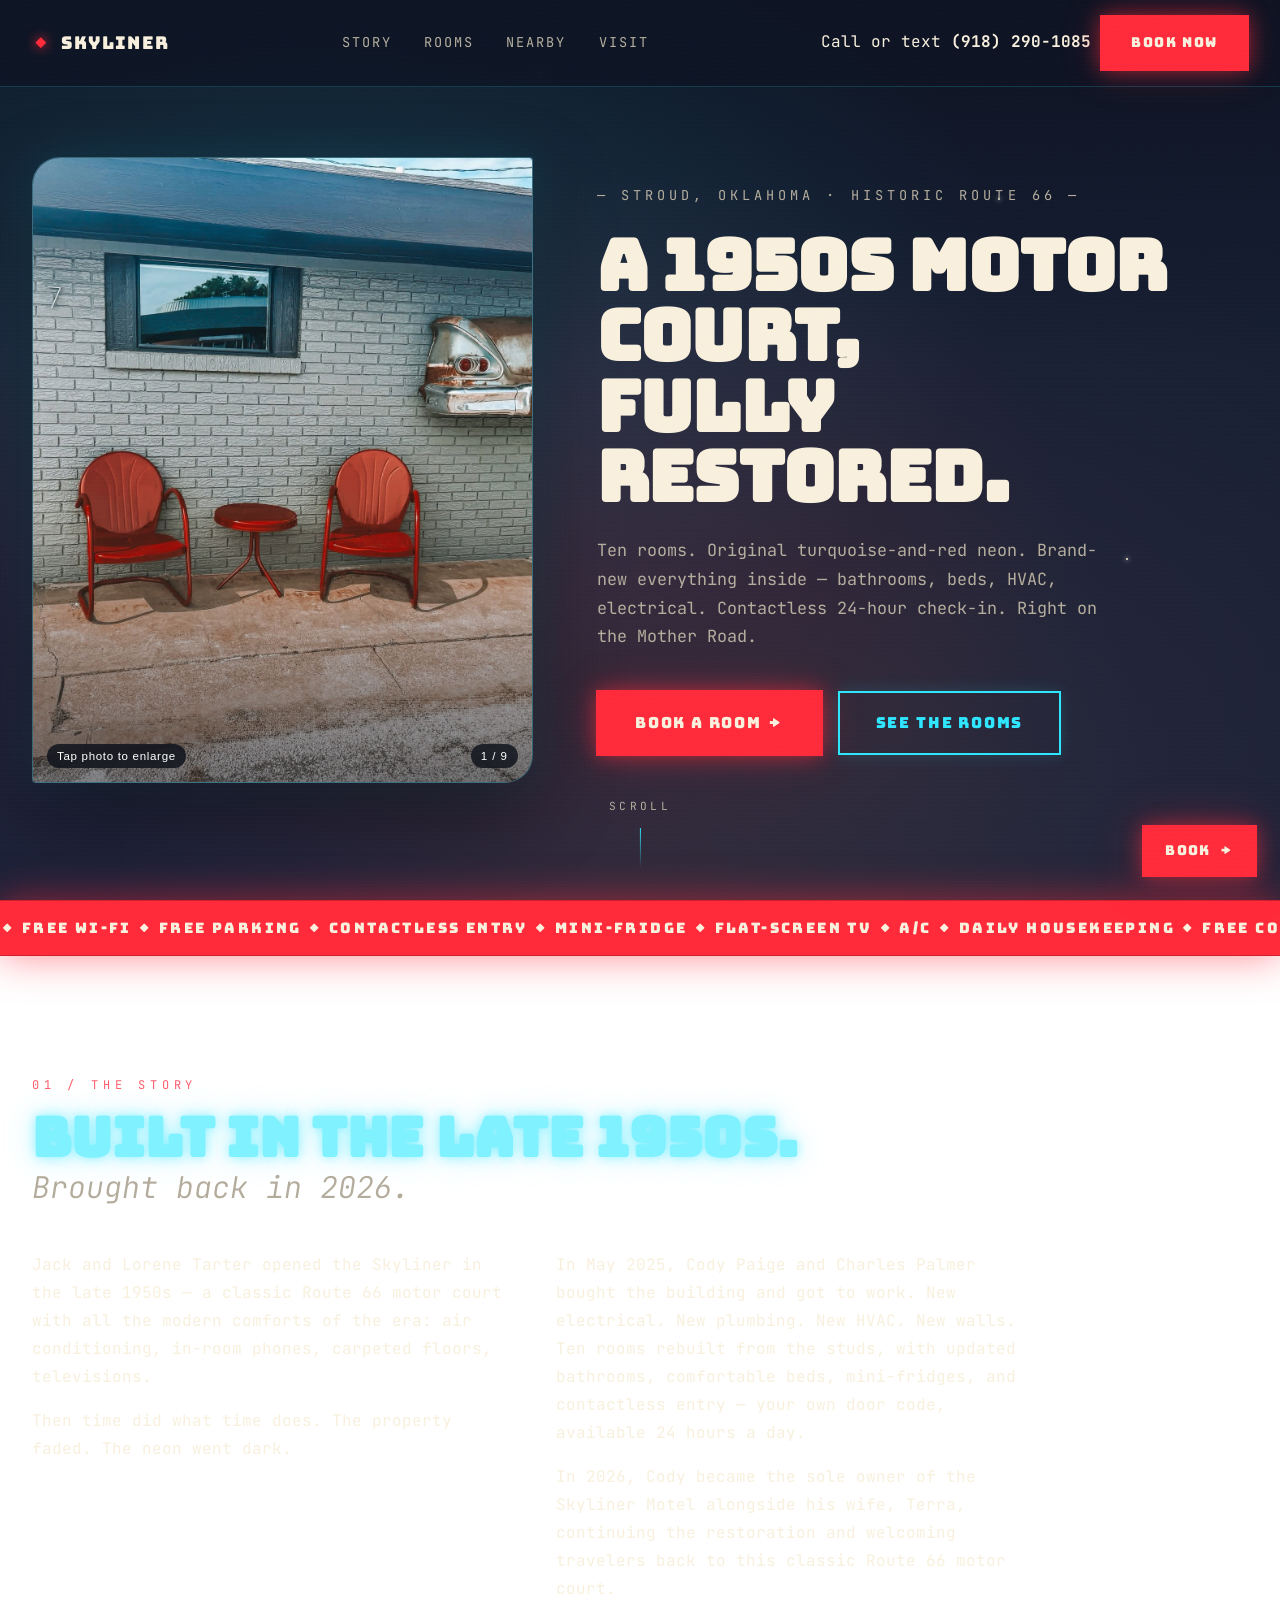
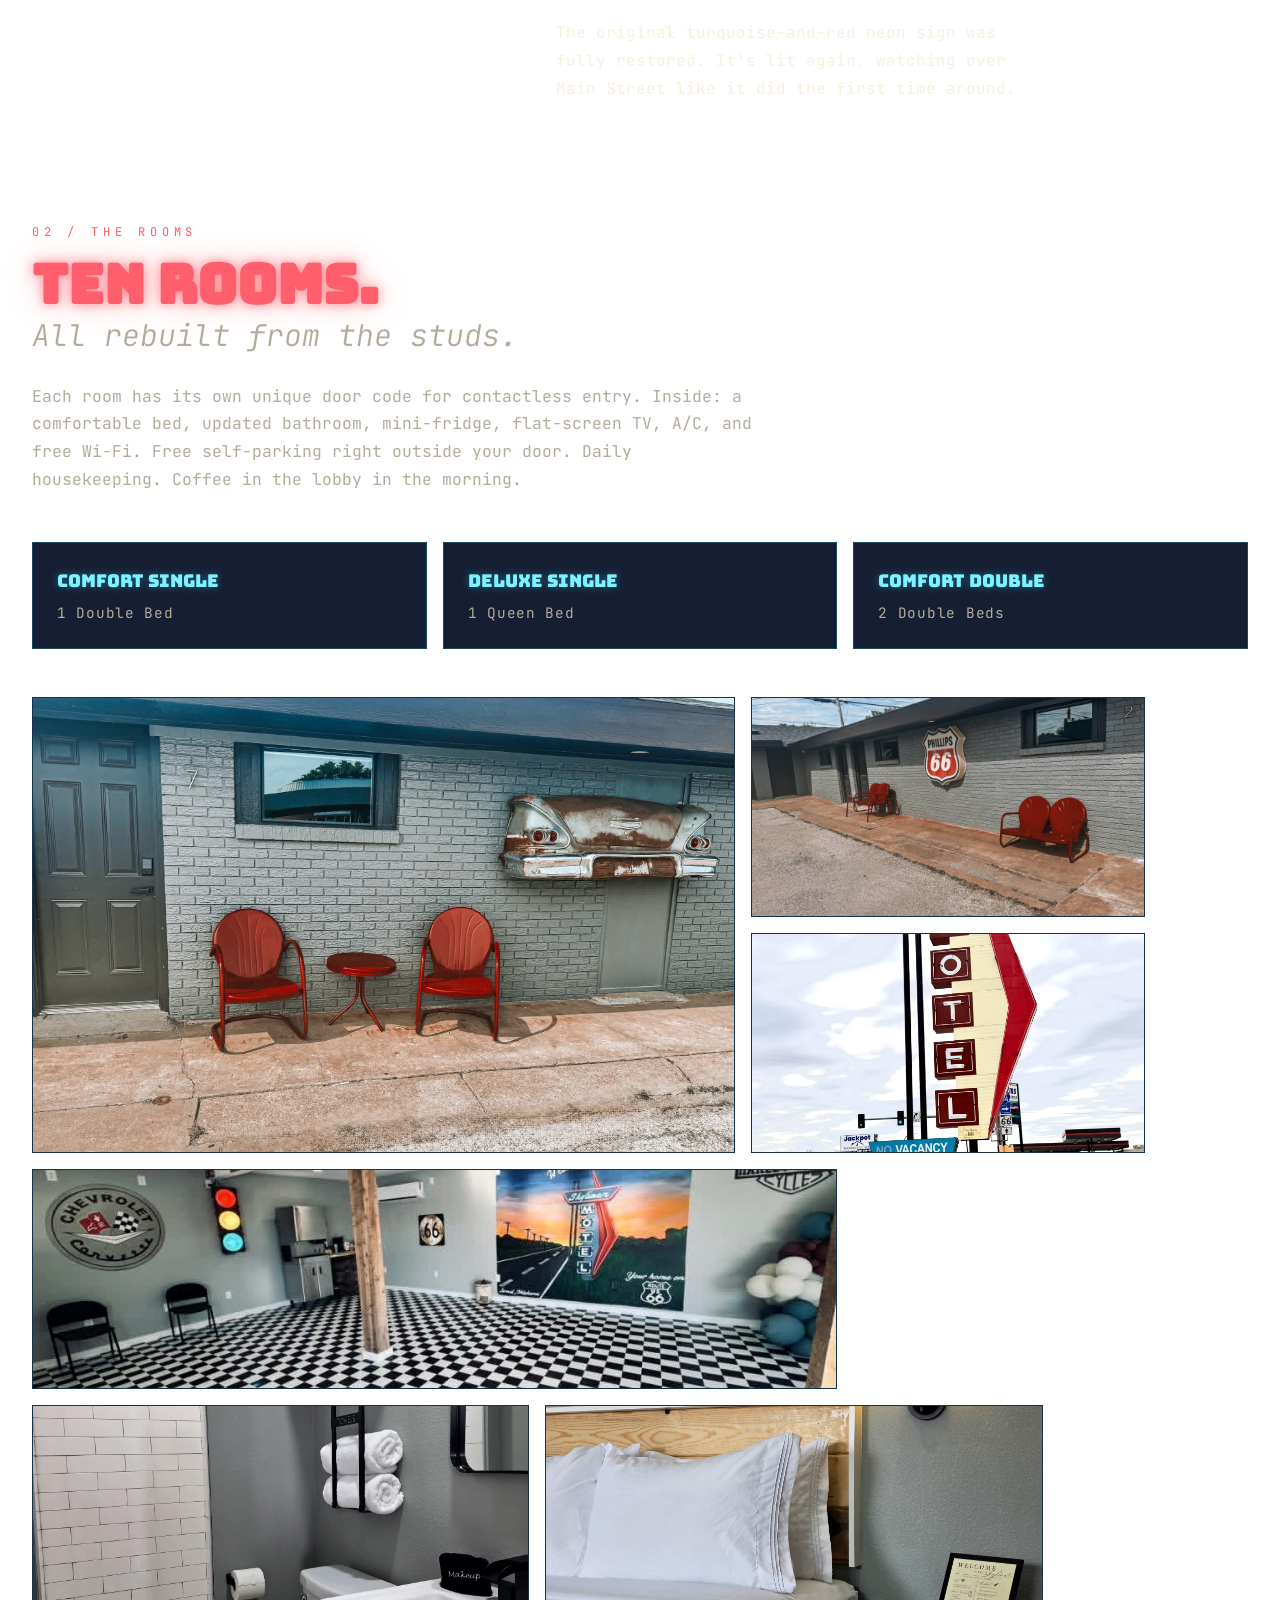
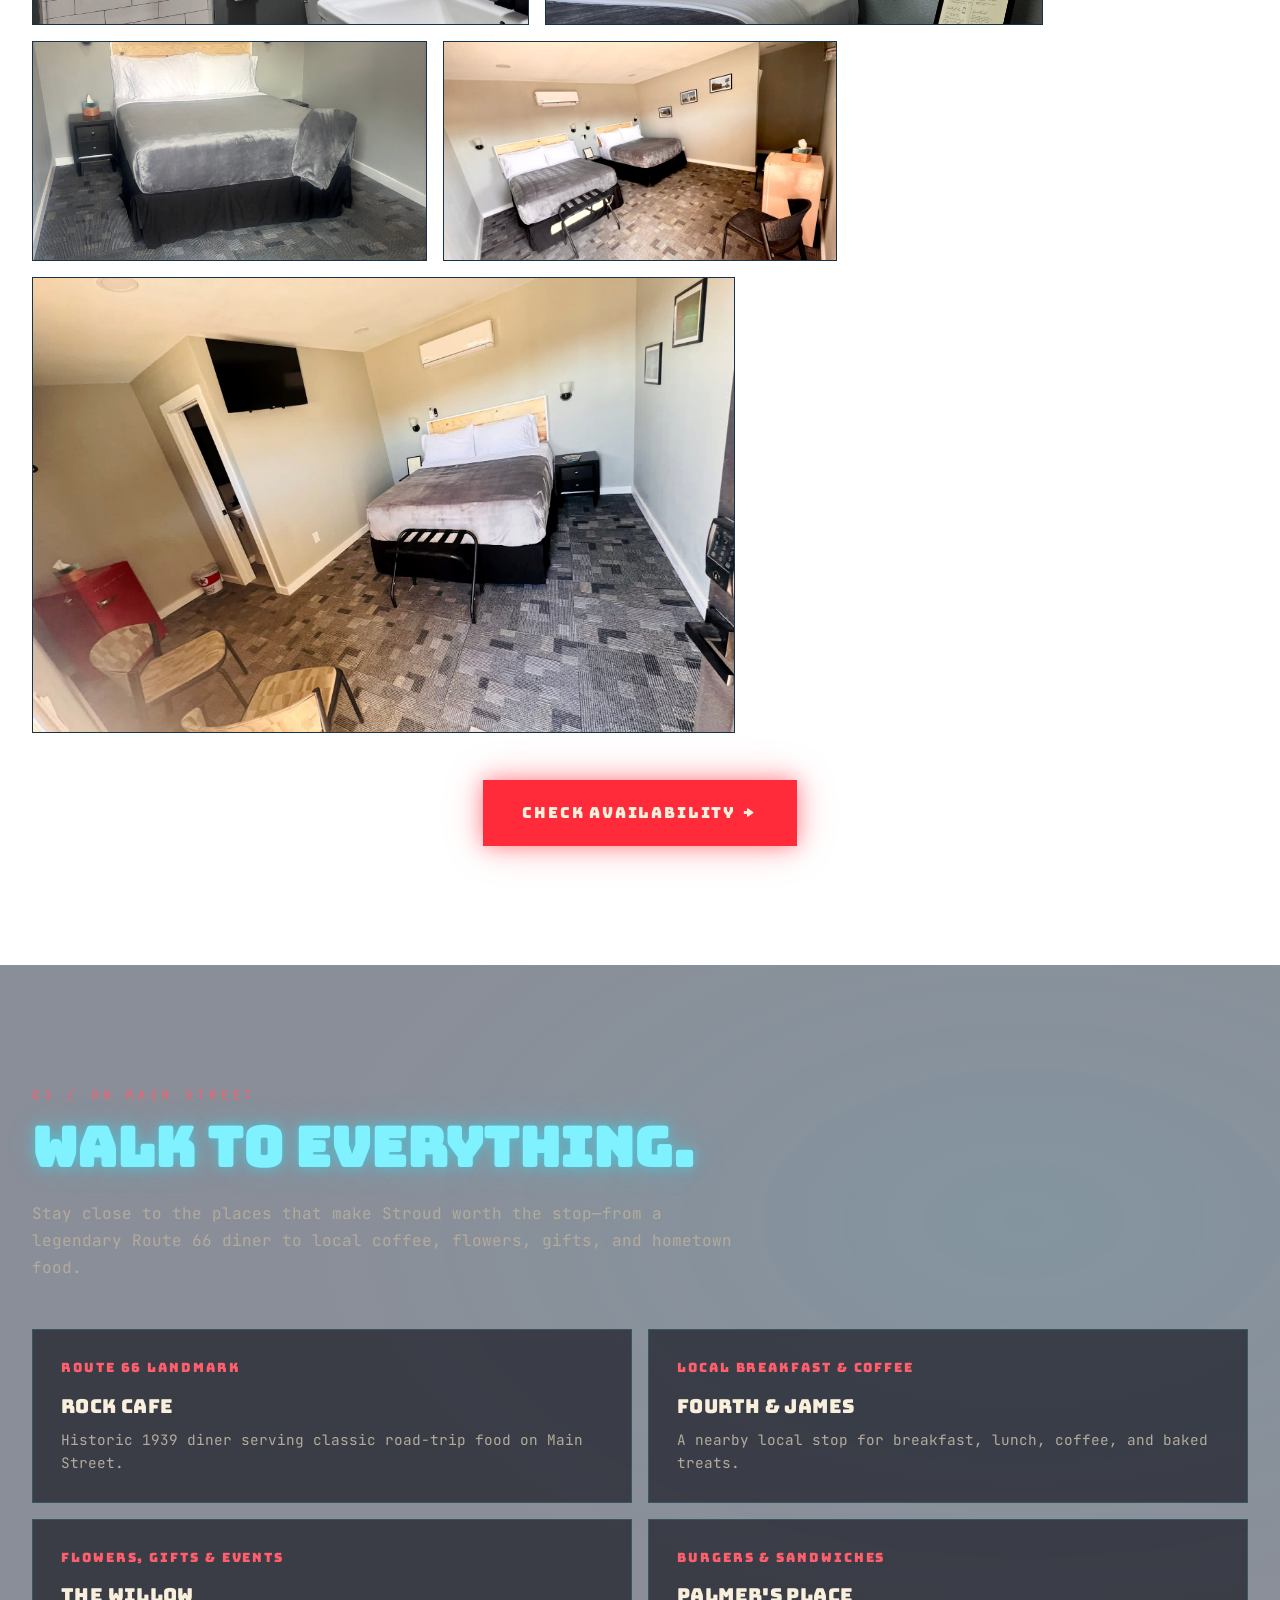
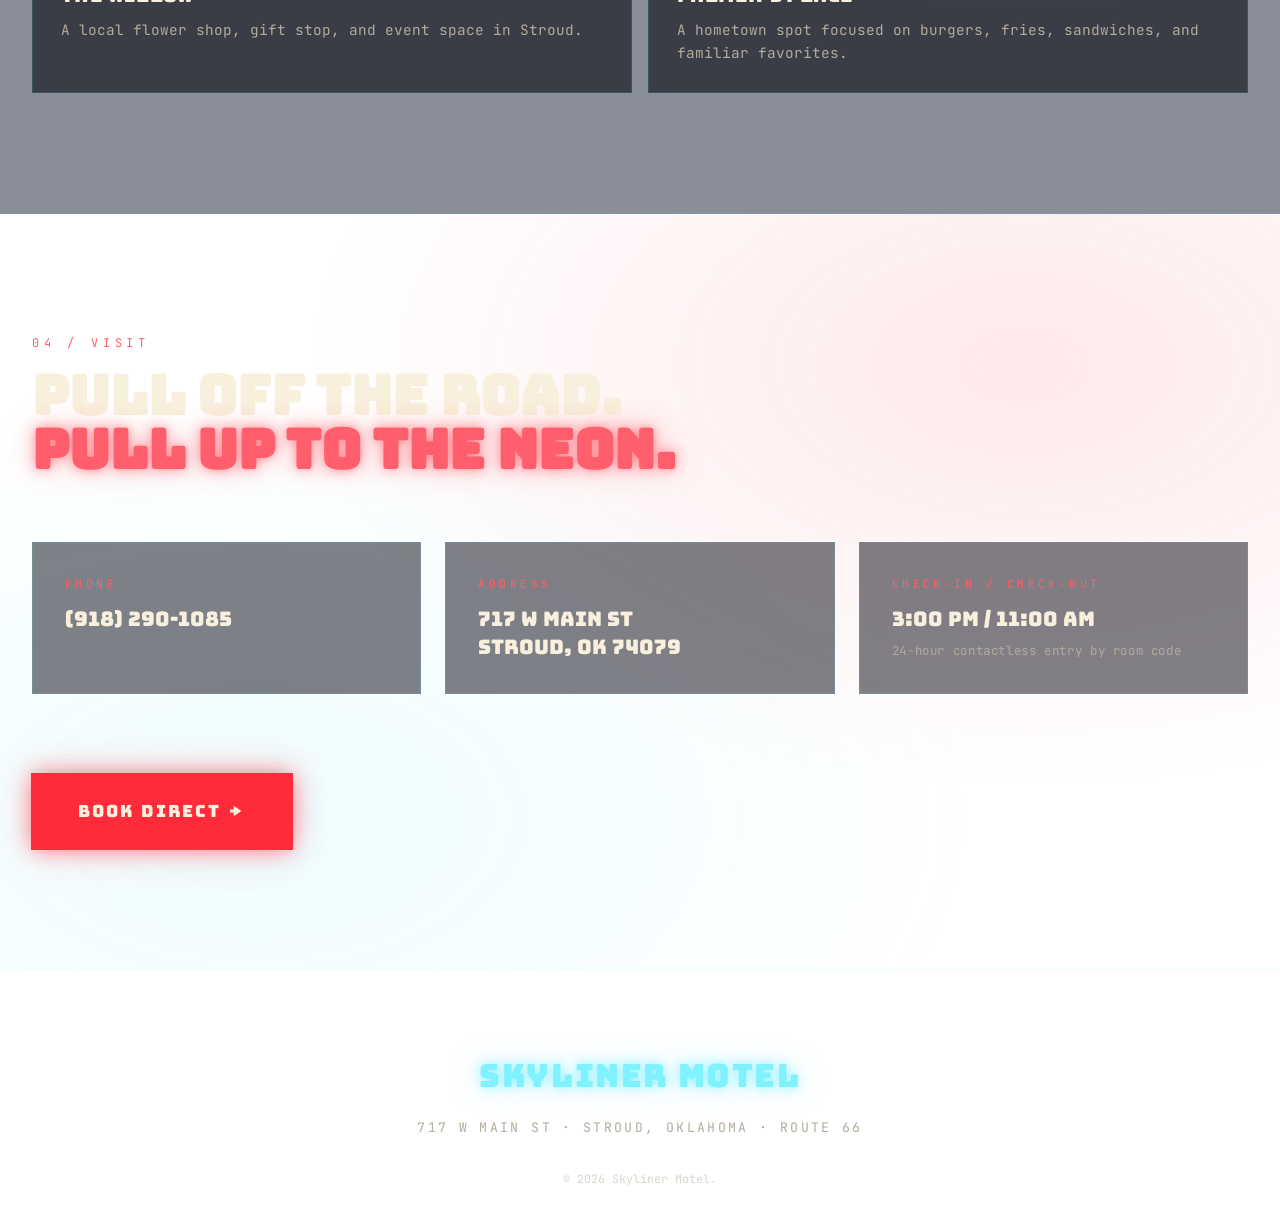
<file: index.html>
<!DOCTYPE html>
<html lang="en">
<head>
  <meta charset="UTF-8" />
  <meta name="viewport" content="width=device-width, initial-scale=1.0" />
  <meta name="description" content="Skyliner Motel — a restored 1950s motor court on historic Route 66 in Stroud, Oklahoma. 10 fully remodeled rooms, contactless entry, free Wi-Fi. Book direct." />
  <meta name="theme-color" content="#0a0a14" />

  <meta property="og:title" content="Skyliner Motel — Route 66, Stroud OK" />
  <meta property="og:description" content="A restored 1950s motor court on Route 66 in Stroud, Oklahoma. 10 rooms, turquoise & red neon, contactless check-in." />
  <meta property="og:type" content="website" />
  <meta property="og:url" content="https://skylinermotel.com/" />

  <title>Skyliner Motel — Route 66, Stroud Oklahoma</title>

  <link rel="preconnect" href="https://fonts.googleapis.com" />
  <link rel="preconnect" href="https://fonts.gstatic.com" crossorigin />
  <link href="https://fonts.googleapis.com/css2?family=Monoton&family=Bungee&family=JetBrains+Mono:wght@300;400;500&display=swap" rel="stylesheet" />

  <link rel="stylesheet" href="style.css" />
</head>
<body>
  <a class="skip" href="#main">Skip to content</a>

  <div class="grain" aria-hidden="true"></div>
  <div class="scanlines" aria-hidden="true"></div>

  <header class="topbar">
    <div class="topbar__brand">
      <span class="topbar__mark">◆</span>
      <span class="topbar__name">Skyliner</span>
    </div>
    <nav class="topbar__nav" aria-label="Primary">
      <a href="#story">Story</a>
      <a href="#rooms">Rooms</a>
      <a href="#nearby">Nearby</a>
      <a href="#visit">Visit</a>
    </nav>
    <div class="topbar__actions">
      <a class="topbar__phone" href="tel:+19182901085" data-track="phone-topbar" aria-label="Call Skyliner Motel at 918-290-1085">
        <span class="topbar__phone-label">Call or text</span>
        <strong>(918) 290-1085</strong>
      </a>
      <a class="btn btn--primary topbar__cta"
         href="https://us2.cloudbeds.com/reservation/PmV5Jg"
         target="_blank" rel="noopener"
         data-track="book-topbar">
        Book Now
      </a>
    </div>
  </header>

  <main id="main">

    <section class="hero">
      <div class="hero__sky" aria-hidden="true">
        <span class="star" style="--x:12%;--y:18%;--d:0s"></span>
        <span class="star" style="--x:78%;--y:22%;--d:1.2s"></span>
        <span class="star" style="--x:42%;--y:8%;--d:2.4s"></span>
        <span class="star" style="--x:88%;--y:62%;--d:0.6s"></span>
        <span class="star" style="--x:6%;--y:48%;--d:1.8s"></span>
        <span class="star" style="--x:60%;--y:38%;--d:3s"></span>
      </div>

      <button class="hero-photo" id="hero-photo" type="button" aria-label="Open current Skyliner Motel photo in a larger view">
        <img id="hero-image" alt="Skyliner Motel photo" />
        <span class="hero-photo__hint">Tap photo to enlarge</span>
        <span class="hero-photo__counter" id="hero-photo-counter" aria-live="polite"></span>
        <div class="hero-photo__fallback" id="hero-photo-fallback">
          <span class="hero-photo__eyebrow">Route 66 · Stroud, Oklahoma</span>
          <strong>SKYLINER</strong>
          <span>MOTEL</span>
          <small>Add <code>images/sign.jpg</code> to feature the real sign here.</small>
        </div>
      </button>

      <div class="hero__copy">
        <p class="hero__kicker">— Stroud, Oklahoma · Historic Route 66 —</p>
        <h1 class="hero__title">A 1950s motor court,<br/>fully restored.</h1>
        <p class="hero__lede">
          Ten rooms. Original turquoise-and-red neon. Brand-new everything inside — bathrooms, beds, HVAC, electrical. Contactless 24-hour check-in. Right on the Mother Road.
        </p>
        <div class="hero__cta">
          <a class="btn btn--primary btn--lg"
             href="https://us2.cloudbeds.com/reservation/PmV5Jg"
             target="_blank" rel="noopener"
             data-track="book-hero">
            Book a Room →
          </a>
          <a class="btn btn--ghost btn--lg" href="#rooms" data-track="see-rooms">
            See the rooms
          </a>
        </div>
      </div>

      <div class="hero__scroll" aria-hidden="true">
        <span>scroll</span>
        <div class="hero__scroll-line"></div>
      </div>
    </section>

    <div class="marquee" aria-hidden="true">
      <div class="marquee__track">
        <span>◆ FREE WI-FI ◆ FREE PARKING ◆ CONTACTLESS ENTRY ◆ MINI-FRIDGE ◆ FLAT-SCREEN TV ◆ A/C ◆ DAILY HOUSEKEEPING ◆ FREE COFFEE ◆ FREE WI-FI ◆ FREE PARKING ◆ CONTACTLESS ENTRY ◆ MINI-FRIDGE ◆ FLAT-SCREEN TV ◆ A/C ◆ DAILY HOUSEKEEPING ◆ FREE COFFEE ◆</span>
      </div>
    </div>

    <section class="story" id="story">
      <div class="story__inner">
        <p class="eyebrow">01 / The Story</p>
        <h2 class="section-title">
          <span class="neon neon--turquoise-soft">Built in the late 1950s.</span>
          <span class="italic">Brought back in 2026.</span>
        </h2>
        <div class="story__grid">
          <div class="story__col">
            <p>Jack and Lorene Tarter opened the Skyliner in the late 1950s — a classic Route 66 motor court with all the modern comforts of the era: air conditioning, in-room phones, carpeted floors, televisions.</p>
            <p>Then time did what time does. The property faded. The neon went dark.</p>
          </div>
          <div class="story__col">
            <p>In May 2025, Cody Paige and Charles Palmer bought the building and got to work. New electrical. New plumbing. New HVAC. New walls. Ten rooms rebuilt from the studs, with updated bathrooms, comfortable beds, mini-fridges, and contactless entry — your own door code, available 24 hours a day.</p>
            <p>In 2026, Cody became the sole owner of the Skyliner Motel alongside his wife, Terra, continuing the restoration and welcoming travelers back to this classic Route 66 motor court.</p>
            <p>The original turquoise-and-red neon sign was fully restored. It's lit again, watching over Main Street like it did the first time around.</p>
          </div>
        </div>
      </div>
    </section>

    <section class="rooms" id="rooms">
      <div class="rooms__head">
        <p class="eyebrow">02 / The Rooms</p>
        <h2 class="section-title">
          <span class="neon neon--red-soft">Ten rooms.</span>
          <span class="italic">All rebuilt from the studs.</span>
        </h2>
        <p class="rooms__lede">
          Each room has its own unique door code for contactless entry. Inside: a comfortable bed, updated bathroom, mini-fridge, flat-screen TV, A/C, and free Wi-Fi. Free self-parking right outside your door. Daily housekeeping. Coffee in the lobby in the morning.
        </p>
      </div>

      <div class="room-types">
        <div class="room-type">
          <p class="room-type__label">Comfort Single</p>
          <p class="room-type__detail">1 Double Bed</p>
        </div>
        <div class="room-type">
          <p class="room-type__label">Deluxe Single</p>
          <p class="room-type__detail">1 Queen Bed</p>
        </div>
        <div class="room-type">
          <p class="room-type__label">Comfort Double</p>
          <p class="room-type__detail">2 Double Beds</p>
        </div>
      </div>

      <div class="gallery" id="gallery">
        <!-- populated by script.js → ROOM_IMAGES -->
      </div>

      <div class="rooms__cta">
        <a class="btn btn--primary btn--lg"
           href="https://us2.cloudbeds.com/reservation/PmV5Jg"
           target="_blank" rel="noopener"
           data-track="book-rooms">
          Check availability →
        </a>
      </div>
    </section>

    <section class="nearby" id="nearby">
      <div class="nearby__inner">
        <p class="eyebrow">03 / On Main Street</p>
        <h2 class="section-title">
          <span class="neon neon--turquoise-soft">Walk to everything.</span>
        </h2>
        <p class="nearby__lede">
          Stay close to the places that make Stroud worth the stop—from a legendary Route 66 diner to local coffee, flowers, gifts, and hometown food.
        </p>

        <div class="nearby__grid">
          <a class="nearby__card" href="https://maps.google.com/?q=Rock+Cafe,+114+W+Main+St,+Stroud,+OK+74079" target="_blank" rel="noopener" data-track="nearby-rockcafe">
            <p class="nearby__distance">Route 66 landmark</p>
            <p class="nearby__name">Rock Cafe</p>
            <p class="nearby__desc">Historic 1939 diner serving classic road-trip food on Main Street.</p>
          </a>
          <a class="nearby__card" href="https://maps.google.com/?q=Fourth+%26+James,+723+W+4th+St,+Stroud,+OK+74079" target="_blank" rel="noopener" data-track="nearby-fourth-james">
            <p class="nearby__distance">Local breakfast & coffee</p>
            <p class="nearby__name">Fourth &amp; James</p>
            <p class="nearby__desc">A nearby local stop for breakfast, lunch, coffee, and baked treats.</p>
          </a>
          <a class="nearby__card" href="https://maps.google.com/?q=The+Willow+Event+Center+%26+Flower+Shop,+420+N+8th+Ave,+Stroud,+OK" target="_blank" rel="noopener" data-track="nearby-willow">
            <p class="nearby__distance">Flowers, gifts & events</p>
            <p class="nearby__name">The Willow</p>
            <p class="nearby__desc">A local flower shop, gift stop, and event space in Stroud.</p>
          </a>
          <a class="nearby__card" href="https://maps.google.com/?q=Palmer%27s+Place,+Stroud,+OK+74079" target="_blank" rel="noopener" data-track="nearby-palmers">
            <p class="nearby__distance">Burgers & sandwiches</p>
            <p class="nearby__name">Palmer's Place</p>
            <p class="nearby__desc">A hometown spot focused on burgers, fries, sandwiches, and familiar favorites.</p>
          </a>
        </div>
      </div>
    </section>

    <section class="visit" id="visit">
      <div class="visit__inner">
        <p class="eyebrow">04 / Visit</p>
        <h2 class="section-title section-title--alt">
          Pull off the road.<br/>
          <span class="neon neon--red-soft">Pull up to the neon.</span>
        </h2>

        <div class="visit__grid">
          <div class="visit__card">
            <p class="visit__label">Phone</p>
            <a class="visit__value" href="tel:+19182901085" data-track="phone">(918) 290-1085</a>
          </div>
          <div class="visit__card">
            <p class="visit__label">Address</p>
            <a class="visit__value" href="https://maps.google.com/?q=717+W+Main+St,+Stroud,+OK+74079" target="_blank" rel="noopener" data-track="map">
              717 W Main St<br/>Stroud, OK 74079
            </a>
          </div>
          <div class="visit__card">
            <p class="visit__label">Check-in / Check-out</p>
            <p class="visit__value">3:00 PM / 11:00 AM</p>
            <p class="visit__sub">24-hour contactless entry by room code</p>
          </div>
        </div>

        <a class="btn btn--primary btn--xl visit__book"
           href="https://us2.cloudbeds.com/reservation/PmV5Jg"
           target="_blank" rel="noopener"
           data-track="book-visit">
          Book direct →
        </a>
      </div>
    </section>
  </main>

  <a class="float-book"
     href="https://us2.cloudbeds.com/reservation/PmV5Jg"
     target="_blank" rel="noopener"
     data-track="book-float"
     aria-label="Book now">
    <span>Book</span>
    <span class="float-book__arrow">→</span>
  </a>

  <div class="lightbox" id="lightbox" aria-hidden="true" role="dialog" aria-modal="true" aria-label="Motel photo viewer">
    <button class="lightbox__close" id="lightbox-close" type="button" aria-label="Close photo viewer">×</button>
    <button class="lightbox__nav lightbox__nav--prev" id="lightbox-prev" type="button" aria-label="Previous photo">‹</button>
    <img class="lightbox__image" id="lightbox-image" alt="Enlarged Skyliner Motel photo" />
    <button class="lightbox__nav lightbox__nav--next" id="lightbox-next" type="button" aria-label="Next photo">›</button>
    <p class="lightbox__caption" id="lightbox-caption"></p>
  </div>

  <footer class="footer">
    <div class="footer__inner">
      <div class="footer__brand">
        <span class="neon neon--turquoise-soft">Skyliner Motel</span>
      </div>
      <p class="footer__tag">717 W Main St · Stroud, Oklahoma · Route 66</p>
      <p class="footer__small">© <span id="year"></span> Skyliner Motel.</p>
    </div>
  </footer>

  <script src="script.js" defer></script>
</body>
</html>
</file>
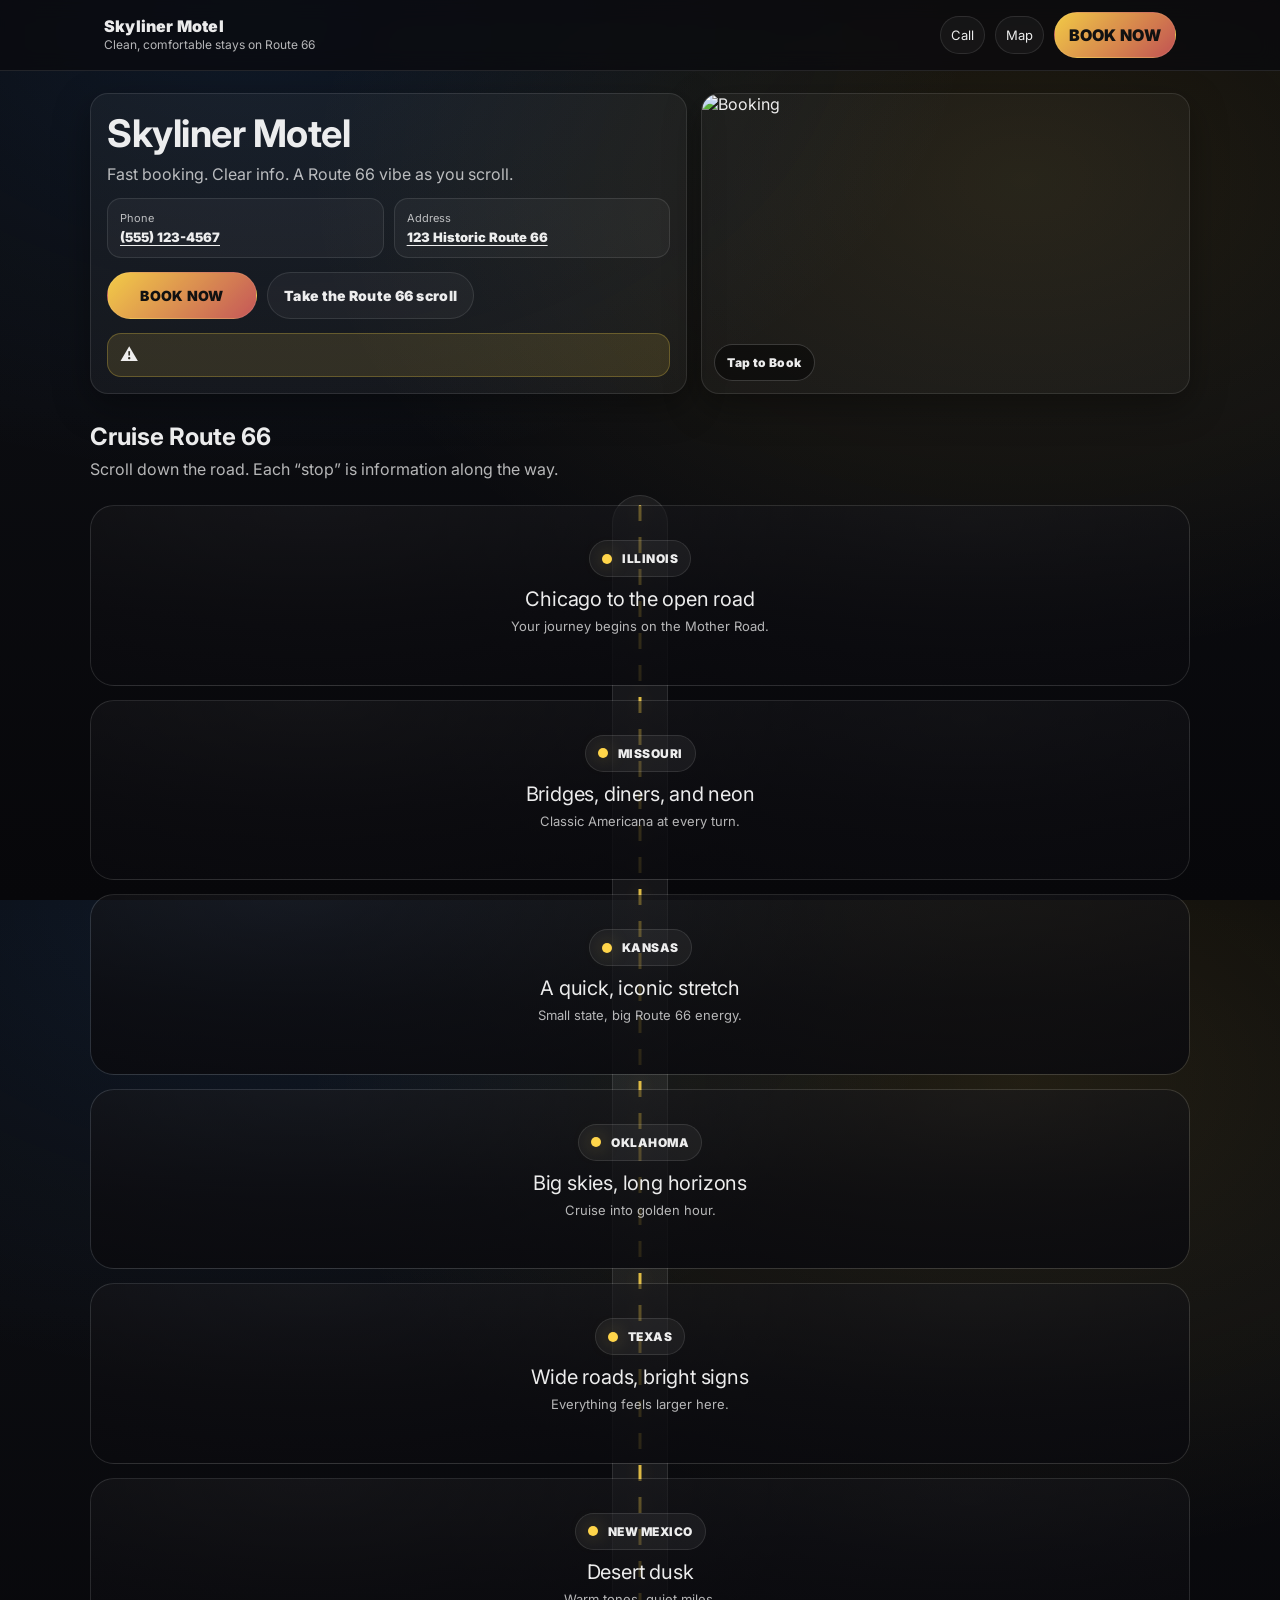
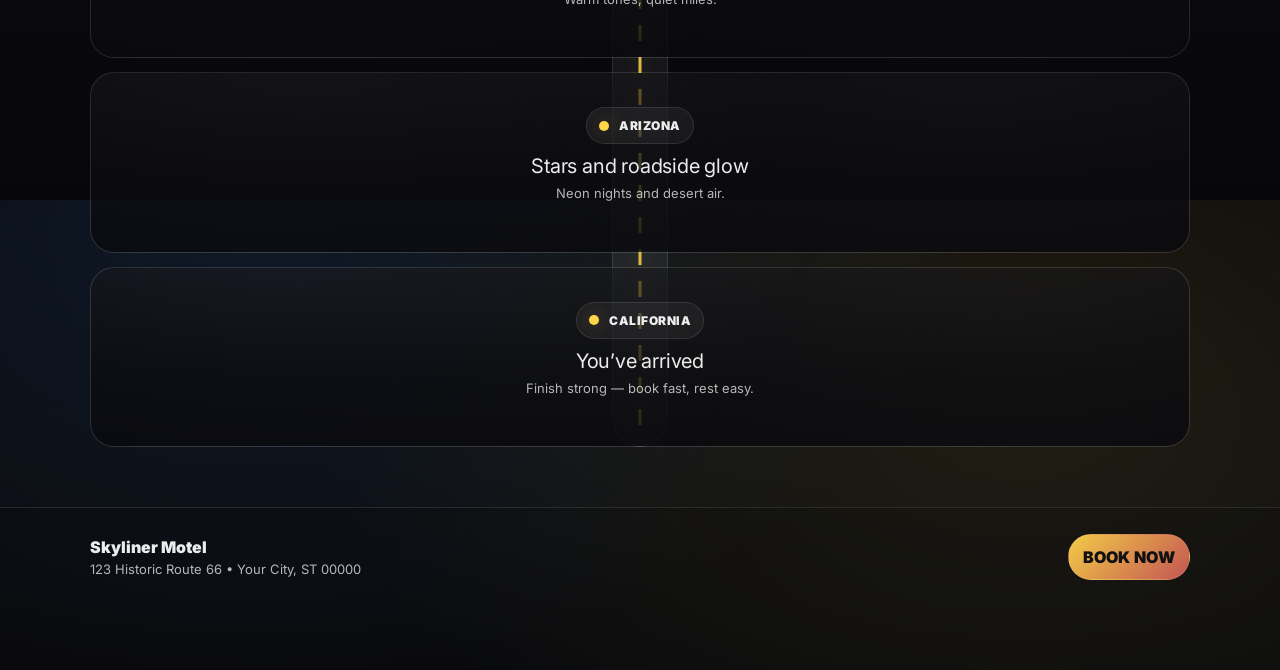
<file: Index.html>
<!doctype html>
<html lang="en">
<head>
  <meta charset="utf-8" />
  <meta name="viewport" content="width=device-width, initial-scale=1" />
  <meta name="description" content="Skyliner Motel — book fast, travel Route 66 in a scroll." />
  <title>Skyliner Motel</title>

  <link rel="preconnect" href="https://fonts.googleapis.com">
  <link rel="preconnect" href="https://fonts.gstatic.com" crossorigin>
  <link href="https://fonts.googleapis.com/css2?family=Inter:wght@400;600;700&display=swap" rel="stylesheet">

  <style>
    :root{
      --text: rgba(255,255,255,0.92);
      --muted: rgba(255,255,255,0.70);
      --line: rgba(255,255,255,0.10);
      --accent: #ffd54a;
      --shadow: 0 12px 36px rgba(0,0,0,.35);
      --radius: 18px;
      --max: 1100px;
      --roadW: 56px;
      --gutter: 18px;
      --statePad: 34px;
      --font: Inter, system-ui, -apple-system, Segoe UI, Roboto, Helvetica, Arial;
    }

    *{ box-sizing:border-box; }
    html,body{ height:100%; }
    body{
      margin:0;
      font-family:var(--font);
      color:var(--text);
      background: radial-gradient(1200px 800px at 20% 0%, rgba(255,213,74,0.10), transparent 60%),
                  radial-gradient(1200px 800px at 80% 20%, rgba(255,107,107,0.08), transparent 60%),
                  linear-gradient(180deg, #07070a 0%, #0b0c10 40%, #07070a 100%);
    }

    a{ color:inherit; text-decoration:none; }
    img{ max-width:100%; display:block; }

    .skip{ position:absolute; left:-9999px; top:auto; width:1px; height:1px; overflow:hidden; }
    .skip:focus{ left:12px; top:12px; width:auto; height:auto; padding:10px 12px; background:#fff; color:#000; border-radius:12px; z-index:9999; }

    .topbar{
      position:sticky; top:0; z-index:50;
      backdrop-filter: blur(10px);
      background: rgba(10,10,14,0.75);
      border-bottom: 1px solid var(--line);
    }
    .topbar__inner{
      max-width:var(--max); margin:0 auto;
      padding:12px 14px;
      display:flex; align-items:center; justify-content:space-between; gap:12px;
    }
    .brand__name{ font-weight:900; letter-spacing:0.2px; font-size:16px; line-height:1.1; }
    .brand__tagline{ font-size:12px; color:var(--muted); margin-top:2px; }
    .topbar__meta{ display:flex; align-items:center; gap:10px; }
    .meta-link{
      font-size:13px;
      padding:10px 10px;
      border:1px solid var(--line);
      border-radius:999px;
      background: rgba(255,255,255,0.04);
    }

    .btn{
      display:inline-flex; align-items:center; justify-content:center;
      border-radius:999px;
      padding:12px 14px;
      border:1px solid var(--line);
      font-weight:900;
      letter-spacing:0.3px;
    }
    .btn--primary{
      background: linear-gradient(135deg, rgba(255,213,74,0.95), rgba(255,107,107,0.75));
      border-color: rgba(255,255,255,0.08);
      color: #111;
    }
    .btn--ghost{ background: rgba(255,255,255,0.04); }
    .btn--xl{ padding:14px 16px; font-size:14px; min-width: 150px; }
    .btn--book{ display:none; }

    .hero{ padding: 22px 14px 10px; }
    .hero__inner{ max-width:var(--max); margin:0 auto; display:grid; gap:14px; }
    .hero__copy{
      padding:16px;
      border-radius: var(--radius);
      background: rgba(255,255,255,0.04);
      border: 1px solid var(--line);
      box-shadow: var(--shadow);
    }
    .hero__h1{ margin:0 0 6px; font-size:28px; letter-spacing:-0.5px; }
    .hero__p{ margin:0 0 12px; color:var(--muted); line-height:1.5; }
    .hero__facts{ display:grid; grid-template-columns: 1fr 1fr; gap:10px; margin: 12px 0 14px; }
    .fact{ padding: 12px; border-radius: 14px; background: rgba(255,255,255,0.04); border: 1px solid var(--line); }
    .fact__label{ font-size:11px; color:var(--muted); }
    .fact__value{ font-size:13px; font-weight:900; margin-top:4px; }
    .fact__value a{ text-decoration:underline; text-underline-offset:3px; }
    .hero__cta{ display:flex; gap:10px; flex-wrap:wrap; }

    .alert{
      margin-top:14px;
      display:flex; gap:10px; align-items:flex-start;
      padding: 12px 12px;
      background: rgba(255,213,74,0.12);
      border: 1px solid rgba(255,213,74,0.25);
      border-radius: 14px;
    }
    .alert__icon{ font-size:18px; line-height:1; }
    .alert__text{ font-size:13px; color: rgba(255,255,255,0.85); line-height:1.4; }

    .bookingCard{
      position:relative;
      border-radius: var(--radius);
      overflow:hidden;
      background: rgba(255,255,255,0.03);
      border: 1px solid var(--line);
      box-shadow: var(--shadow);
    }
    .bookingCard__badge{
      position:absolute;
      left:12px; bottom:12px;
      padding:10px 12px;
      border-radius:999px;
      background: rgba(0,0,0,0.45);
      border: 1px solid rgba(255,255,255,0.18);
      font-size:12px;
      font-weight:1000;
      letter-spacing:0.4px;
    }

    .journey{ padding: 18px 14px 60px; }
    .journey__header{ max-width:var(--max); margin:0 auto 14px; }
    .journey__h2{ margin:0 0 6px; font-size:20px; }
    .journey__p{ margin:0; color:var(--muted); line-height:1.5; }

    .road{ max-width:var(--max); margin:0 auto; position:relative; padding: 10px 0 0; }
    .road__spine{
      position:absolute;
      left: calc(50% - (var(--roadW) / 2));
      top: 0; bottom: 0;
      width: var(--roadW);
      pointer-events:none;
    }
    .road__line{
      position:absolute; inset:0;
      border-radius: 999px;
      background: rgba(255,255,255,0.06);
      border: 1px solid rgba(255,255,255,0.10);
    }
    .road__dashes{
      position:absolute; left:50%; top:10px; bottom:10px;
      width: 3px;
      transform: translateX(-50%);
      background: repeating-linear-gradient(
        to bottom,
        rgba(255,213,74,0.95) 0px,
        rgba(255,213,74,0.95) 16px,
        transparent 16px,
        transparent 32px
      );
      filter: drop-shadow(0 0 8px rgba(255,213,74,0.25));
      border-radius: 3px;
      animation: dash 2.3s linear infinite;
      opacity: 0.9;
    }
    @keyframes dash{ from{ background-position: 0 0; } to{ background-position: 0 48px; } }
    .states{ display:flex; flex-direction:column; gap: 14px; }

    .state{
      position:relative;
      padding: var(--statePad) 0;
      border-radius: 24px;
      overflow:hidden;
      border: 1px solid rgba(255,255,255,0.08);
      background:
        radial-gradient(900px 480px at 20% 0%, rgba(255,255,255,0.08), transparent 55%),
        radial-gradient(900px 480px at 80% 10%, rgba(255,255,255,0.06), transparent 60%),
        rgba(255,255,255,0.03);
    }
    .state__overlay{
      position:absolute; inset:0;
      background: linear-gradient(180deg, rgba(8,8,12,0.55) 0%, rgba(8,8,12,0.78) 60%, rgba(8,8,12,0.85) 100%);
    }
    .state__inner{ position:relative; padding: 0 12px; }
    .state__header{ margin: 0 auto 14px; max-width: min(720px, 100%); text-align:center; }
    .state__kicker{
      display:inline-flex; align-items:center; gap:10px;
      padding: 10px 12px;
      border-radius: 999px;
      background: rgba(255,255,255,0.05);
      border: 1px solid rgba(255,255,255,0.10);
      font-weight:1000;
      font-size: 12px;
      letter-spacing: 0.5px;
    }
    .state__dot{ width:10px; height:10px; border-radius:999px; background: var(--accent); box-shadow: 0 0 18px rgba(255,213,74,0.35); }
    .state__headline{ margin: 10px 0 6px; font-size: 18px; letter-spacing: -0.2px; }
    .state__subtext{ margin:0; color: var(--muted); line-height: 1.5; font-size: 13px; }

    .stop{
      position:relative;
      display:grid;
      grid-template-columns: 1fr;
      gap: 10px;
      margin: 12px 0;
      opacity: 0;
      transform: translateY(10px);
      transition: opacity .55s ease, transform .55s ease;
    }
    .stop.is-in{ opacity: 1; transform: translateY(0); }
    .stop__card{
      border-radius: 18px;
      background: rgba(255,255,255,0.05);
      border: 1px solid rgba(255,255,255,0.10);
      padding: 14px;
      box-shadow: 0 10px 28px rgba(0,0,0,0.25);
    }
    .stop__title{ margin:0 0 6px; font-weight: 1000; letter-spacing: 0.2px; font-size: 15px; }
    .stop__body{ margin:0; color: rgba(255,255,255,0.78); line-height: 1.55; font-size: 13px; }
    .stop__media{
      border-radius: 14px; overflow:hidden;
      border: 1px solid rgba(255,255,255,0.10);
      margin-top: 10px; background: rgba(0,0,0,0.25);
    }
    .stop__caption{
      padding: 10px 12px; font-size: 12px; color: rgba(255,255,255,0.72);
      border-top: 1px solid rgba(255,255,255,0.08);
      background: rgba(0,0,0,0.18);
    }
    .stop__cta{ margin-top: 12px; display:flex; justify-content:flex-start; }

    .stop::before{
      content:"";
      position:absolute;
      top: 22px;
      left: calc(50% - 2px);
      width: 4px; height: 4px;
      border-radius:999px;
      background: var(--accent);
      box-shadow: 0 0 20px rgba(255,213,74,0.35);
    }
    .stop__pin{
      position:absolute;
      top: 18px;
      left: calc(50% - 9px);
      width: 18px; height: 18px;
      border-radius: 999px;
      background: rgba(0,0,0,0.35);
      border: 1px solid rgba(255,255,255,0.16);
      backdrop-filter: blur(6px);
    }

    .stop[data-side="left"]{ padding-right: calc(50% + (var(--roadW) / 2) + var(--gutter)); }
    .stop[data-side="right"]{ padding-left:  calc(50% + (var(--roadW) / 2) + var(--gutter)); }
    .stop[data-side="center"]{ padding-left: 0; padding-right: 0; max-width: 720px; margin-left:auto; margin-right:auto; }

    .footer{
      padding: 26px 14px 90px;
      border-top: 1px solid var(--line);
      background: rgba(0,0,0,0.15);
    }
    .footer__inner{
      max-width:var(--max);
      margin:0 auto;
      display:flex;
      align-items:center;
      justify-content:space-between;
      gap:12px;
    }
    .footer__brand{ font-weight:1000; }
    .footer__muted{ color:var(--muted); font-size:13px; margin-top:4px; }

    .stickyBook{
      position: fixed;
      right: 14px; bottom: 14px;
      z-index: 60;
      padding: 14px 16px;
      border-radius: 999px;
      background: linear-gradient(135deg, rgba(255,213,74,0.98), rgba(255,107,107,0.78));
      color:#111;
      font-weight: 1000;
      letter-spacing: 0.6px;
      box-shadow: 0 12px 40px rgba(0,0,0,0.35);
      border: 1px solid rgba(255,255,255,0.10);
    }
    .stickyBook__label{ font-size: 13px; }

    @media (min-width: 860px){
      .hero__inner{ grid-template-columns: 1.1fr 0.9fr; align-items:stretch; }
      .btn--book{ display:inline-flex; }
      .hero__h1{ font-size:38px; }
      .journey__h2{ font-size:24px; }
      .state__headline{ font-size: 20px; }
      .stop[data-side="left"]{ padding-right: calc(50% + (var(--roadW) / 2) + 28px); }
      .stop[data-side="right"]{ padding-left:  calc(50% + (var(--roadW) / 2) + 28px); }
      .stickyBook{ right: 22px; bottom: 22px; }
    }

    /* Global day/sunset/night overlays controlled by scroll */
    body[data-overlay="day"]{
      background:
        radial-gradient(1200px 800px at 20% 0%, rgba(80,160,255,0.12), transparent 60%),
        radial-gradient(1200px 800px at 80% 20%, rgba(255,213,74,0.10), transparent 60%),
        linear-gradient(180deg, #07070a 0%, #0b0c10 45%, #07070a 100%);
    }
    body[data-overlay="sunset"]{
      background:
        radial-gradient(1200px 800px at 25% 0%, rgba(255,120,90,0.16), transparent 60%),
        radial-gradient(1200px 800px at 85% 20%, rgba(255,213,74,0.12), transparent 60%),
        linear-gradient(180deg, #07070a 0%, #0b0c10 45%, #07070a 100%);
    }
    body[data-overlay="night"]{
      background:
        radial-gradient(1200px 800px at 25% 0%, rgba(140,90,255,0.14), transparent 60%),
        radial-gradient(1200px 800px at 85% 20%, rgba(80,220,255,0.08), transparent 60%),
        linear-gradient(180deg, #05060a 0%, #0b0c10 45%, #05060a 100%);
    }
  </style>
</head>

<body>
  <a class="skip" href="#journey">Skip to content</a>

  <header class="topbar" id="top">
    <div class="topbar__inner">
      <div class="brand">
        <div class="brand__name" id="motelName">Skyliner Motel</div>
        <div class="brand__tagline" id="tagline">Clean, comfortable stays on Route 66</div>
      </div>
      <nav class="topbar__meta" aria-label="Primary">
        <a class="meta-link" id="phoneLink" href="tel:+15551234567">Call</a>
        <a class="meta-link" id="mapsLink" href="#" target="_blank" rel="noopener">Map</a>
        <a class="btn btn--primary btn--book" id="bookNowTop" href="#" target="_blank" rel="noopener">BOOK NOW</a>
      </nav>
    </div>
  </header>

  <main>
    <section class="hero" aria-label="Book fast" id="hero">
      <div class="hero__inner">
        <div class="hero__copy">
          <h1 class="hero__h1" id="heroTitle">Skyliner Motel</h1>
          <p class="hero__p" id="heroSubtitle">Fast booking. Clear info. A Route 66 vibe as you scroll.</p>

          <div class="hero__facts">
            <div class="fact">
              <div class="fact__label">Phone</div>
              <div class="fact__value"><a id="phoneText" href="tel:+15551234567">(555) 123-4567</a></div>
            </div>
            <div class="fact">
              <div class="fact__label">Address</div>
              <div class="fact__value"><a id="addressText" href="#" target="_blank" rel="noopener">123 Historic Route 66</a></div>
            </div>
          </div>

          <div class="hero__cta">
            <a class="btn btn--primary btn--xl" id="bookNowHero" href="#" target="_blank" rel="noopener">BOOK NOW</a>
            <a class="btn btn--ghost btn--xl" href="#journey">Take the Route 66 scroll</a>
          </div>

          <div class="alert" id="alertBar" hidden>
            <div class="alert__icon" aria-hidden="true">⚠</div>
            <div class="alert__text" id="alertText"></div>
          </div>
        </div>

        <a class="bookingCard" id="bookingCard" href="#" target="_blank" rel="noopener" aria-label="Book now">
          <img id="bookingImage" alt="Booking" loading="eager" decoding="async" />
          <div class="bookingCard__badge">Tap to Book</div>
        </a>
      </div>
    </section>

    <section class="journey" id="journey" aria-label="Route 66 journey">
      <div class="journey__header">
        <h2 class="journey__h2">Cruise Route 66</h2>
        <p class="journey__p">Scroll down the road. Each “stop” is information along the way.</p>
      </div>

      <div class="road" id="road">
        <div class="road__spine" aria-hidden="true">
          <div class="road__line"></div>
          <div class="road__dashes"></div>
        </div>

        <div class="states" id="statesMount" aria-live="polite"></div>
      </div>
    </section>

    <footer class="footer">
      <div class="footer__inner">
        <div class="footer__left">
          <div class="footer__brand" id="footerBrand">Skyliner Motel</div>
          <div class="footer__muted" id="footerAddress">—</div>
        </div>
        <div class="footer__right">
          <a class="btn btn--primary" id="bookNowFooter" href="#" target="_blank" rel="noopener">BOOK NOW</a>
        </div>
      </div>
    </footer>
  </main>

  <a class="stickyBook" id="stickyBook" href="#" target="_blank" rel="noopener" aria-label="Book now">
    <span class="stickyBook__label" id="stickyBookLabel">BOOK NOW</span>
  </a>

  <script>
    /***********************
     * 1) PASTE YOUR CSV URLS
     * ONE sheet, multiple tabs.
     ***********************/
    const SHEETS = {
      SITE_CONFIG_CSV: "PASTE_SITE_CONFIG_CSV_URL_HERE", // Tab: SiteConfig
      STOPS_CSV: "PASTE_STOPS_CSV_URL_HERE",             // Tab: Stops
      ALERTS_CSV: ""                                     // Tab: Alerts (optional)
    };

    const DEFAULTS = {
      motel_name: "Skyliner Motel",
      tagline: "Clean, comfortable stays on Route 66",
      phone: "(555) 123-4567",
      address_line: "123 Historic Route 66",
      city_state_zip: "Your City, ST 00000",
      booking_url: "#",
      booking_image_url: "",
      sticky_booking_text: "BOOK NOW"
    };

    // Route 66 order is fixed (no sheet needed)
    const ROUTE66 = [
      { key: "illinois",  name: "Illinois",  overlay: "day",    accent: "#ffd54a", headline: "Chicago to the open road", subtext: "Your journey begins on the Mother Road." },
      { key: "missouri",  name: "Missouri",  overlay: "day",    accent: "#7dd3fc", headline: "Bridges, diners, and neon", subtext: "Classic Americana at every turn." },
      { key: "kansas",    name: "Kansas",    overlay: "day",    accent: "#86efac", headline: "A quick, iconic stretch", subtext: "Small state, big Route 66 energy." },
      { key: "oklahoma",  name: "Oklahoma",  overlay: "sunset", accent: "#fbbf24", headline: "Big skies, long horizons", subtext: "Cruise into golden hour." },
      { key: "texas",     name: "Texas",     overlay: "sunset", accent: "#fb7185", headline: "Wide roads, bright signs", subtext: "Everything feels larger here." },
      { key: "newmexico", name: "New Mexico",overlay: "sunset", accent: "#f97316", headline: "Desert dusk",              subtext: "Warm tones, quiet miles." },
      { key: "arizona",   name: "Arizona",   overlay: "night",  accent: "#a78bfa", headline: "Stars and roadside glow",  subtext: "Neon nights and desert air." },
      { key: "california",name: "California",overlay: "night",  accent: "#fca5a5", headline: "You’ve arrived",           subtext: "Finish strong — book fast, rest easy." }
    ];

    const STATE_ALIASES = {
      "il":"illinois","illinois":"illinois",
      "mo":"missouri","missouri":"missouri",
      "ks":"kansas","kansas":"kansas",
      "ok":"oklahoma","oklahoma":"oklahoma",
      "tx":"texas","texas":"texas",
      "nm":"newmexico","new mexico":"newmexico","newmexico":"newmexico",
      "az":"arizona","arizona":"arizona",
      "ca":"california","california":"california"
    };

    /***********************
     * 2) CSV HELPERS
     ***********************/
    function parseCSV(csvText){
      const rows = [];
      let row = [];
      let cur = "";
      let inQuotes = false;

      for (let i = 0; i < csvText.length; i++){
        const c = csvText[i];
        const n = csvText[i+1];

        if (c === '"'){
          if (inQuotes && n === '"'){ cur += '"'; i++; }
          else { inQuotes = !inQuotes; }
          continue;
        }

        if (!inQuotes && c === ","){ row.push(cur); cur = ""; continue; }

        if (!inQuotes && (c === "\n" || c === "\r")){
          if (c === "\r" && n === "\n") i++;
          row.push(cur);
          rows.push(row);
          row = []; cur = "";
          continue;
        }

        cur += c;
      }
      row.push(cur);
      rows.push(row);
      return rows;
    }

    function rowsToObjects(rows){
      if (!rows || rows.length < 2) return [];
      const headers = rows[0].map(h => (h || "").trim());
      const out = [];
      for (let i = 1; i < rows.length; i++){
        const r = rows[i];
        if (!r || r.every(x => (x || "").trim() === "")) continue;
        const obj = {};
        headers.forEach((h, idx) => { if (h) obj[h] = (r[idx] ?? "").trim(); });
        out.push(obj);
      }
      return out;
    }

    async function fetchCSV(url){
      if (!url || url.startsWith("PASTE_")) return null;
      const res = await fetch(url, { cache: "no-store" });
      if (!res.ok) throw new Error(`Failed to fetch CSV (${res.status})`);
      return await res.text();
    }

    async function loadSheetObjects(csvUrl){
      const text = await fetchCSV(csvUrl);
      if (!text) return [];
      return rowsToObjects(parseCSV(text));
    }

    async function loadAll(){
      const [siteRows, stopRows, alertRows] = await Promise.all([
        loadSheetObjects(SHEETS.SITE_CONFIG_CSV),
        loadSheetObjects(SHEETS.STOPS_CSV),
        SHEETS.ALERTS_CSV ? loadSheetObjects(SHEETS.ALERTS_CSV) : Promise.resolve([])
      ]);
      return { site: siteRows[0] || null, stops: stopRows || [], alerts: alertRows || [] };
    }

    /***********************
     * 3) SITE CONFIG APPLY
     ***********************/
    function setText(id, value){
      const el = document.getElementById(id);
      if (el) el.textContent = value ?? "";
    }
    function setAttr(id, attr, value){
      const el = document.getElementById(id);
      if (el) el.setAttribute(attr, value ?? "");
    }
    function safeUrl(url){
      if (!url) return "";
      try { return new URL(url, window.location.href).href; }
      catch { return ""; }
    }

    function applySiteConfig(site){
      const cfg = Object.assign({}, DEFAULTS, (site || {}));

      setText("motelName", cfg.motel_name);
      setText("tagline", cfg.tagline);
      setText("heroTitle", cfg.motel_name);
      setText("footerBrand", cfg.motel_name);

      const phoneDigits = (cfg.phone || "").replace(/[^0-9+]/g, "");
      const telHref = phoneDigits ? `tel:${phoneDigits}` : "tel:";
      setAttr("phoneLink","href",telHref);
      setAttr("phoneText","href",telHref);
      setText("phoneText", cfg.phone);

      const address = `${cfg.address_line} ${cfg.city_state_zip}`.trim();
      const mapsUrl = cfg.google_maps_embed_url
        ? safeUrl(cfg.google_maps_embed_url)
        : `https://www.google.com/maps/search/?api=1&query=${encodeURIComponent(address)}`;

      setAttr("mapsLink","href",mapsUrl);
      setAttr("addressText","href",mapsUrl);
      setText("addressText", cfg.address_line);

      const bookingUrl = safeUrl(cfg.booking_url) || "#";
      ["bookNowTop","bookNowHero","bookNowFooter","stickyBook","bookingCard"].forEach(id => setAttr(id,"href",bookingUrl));
      setText("stickyBookLabel", cfg.sticky_booking_text || "BOOK NOW");
      setText("footerAddress", `${cfg.address_line} • ${cfg.city_state_zip}`);

      const imgUrl = safeUrl(cfg.booking_image_url);
      const img = document.getElementById("bookingImage");
      if (imgUrl && img){
        img.src = imgUrl;
        const link = document.createElement("link");
        link.rel = "preload";
        link.as = "image";
        link.href = imgUrl;
        document.head.appendChild(link);
      }

      if (!cfg.booking_url || cfg.booking_url === "#"){
        const sticky = document.getElementById("stickyBook");
        if (sticky) sticky.style.display = "none";
      }

      return cfg;
    }

    /***********************
     * 4) RENDER ROUTE 66 + STOPS
     ***********************/
    function el(tag, className, attrs={}){
      const e = document.createElement(tag);
      if (className) e.className = className;
      for (const [k,v] of Object.entries(attrs)) e.setAttribute(k, v);
      return e;
    }

    function normalizeSide(side){
      const s = (side || "").toLowerCase();
      if (s === "left" || s === "right" || s === "center") return s;
      return "";
    }

    function normalizeStateKey(input){
      const raw = (input || "").trim().toLowerCase();
      return STATE_ALIASES[raw] || raw || "";
    }

    function stopCta(stop){
      if (!stop.cta_text || !stop.cta_url) return null;
      const isHash = stop.cta_url.startsWith("#");
      const a = el("a", "btn btn--ghost", { href: stop.cta_url, target: isHash ? "_self" : "_blank", rel: "noopener" });
      a.textContent = stop.cta_text;
      return a;
    }

    function renderStateBand(routeState, stateStops){
      const band = el("section","state",{
        "data-theme": routeState.key,
        "data-overlay": routeState.overlay
      });

      const overlay = el("div","state__overlay");
      const inner = el("div","state__inner");

      const header = el("div","state__header");
      const kicker = el("div","state__kicker");
      const dot = el("span","state__dot",{"aria-hidden":"true"});
      kicker.appendChild(dot);

      const name = document.createElement("span");
      name.textContent = routeState.name.toUpperCase();
      kicker.appendChild(name);

      const h = el("div","state__headline");
      h.textContent = routeState.headline;

      const p = el("p","state__subtext");
      p.textContent = routeState.subtext;

      header.appendChild(kicker);
      header.appendChild(h);
      header.appendChild(p);
      inner.appendChild(header);

      let flip = true;
      for (const stop of (stateStops || [])){
        const forcedSide = normalizeSide(stop.side);
        const side = forcedSide || (flip ? "left" : "right");
        if (!forcedSide) flip = !flip;

        const s = el("article","stop",{"data-side":side,"data-stop-type":(stop.stop_type||"text")});
        const pin = el("div","stop__pin",{"aria-hidden":"true"});
        const card = el("div","stop__card");

        if ((stop.title || "").trim()){
          const t = el("h3","stop__title");
          t.textContent = stop.title;
          card.appendChild(t);
        }

        if ((stop.body || "").trim()){
          const b = el("p","stop__body");
          b.textContent = stop.body;
          card.appendChild(b);
        }

        if ((stop.image_url || "").trim()){
          const media = el("div","stop__media");
          const img = document.createElement("img");
          img.loading = "lazy";
          img.decoding = "async";
          img.alt = stop.image_caption || stop.title || "Photo";
          img.src = stop.image_url;
          media.appendChild(img);

          if ((stop.image_caption || "").trim()){
            const cap = el("div","stop__caption");
            cap.textContent = stop.image_caption;
            media.appendChild(cap);
          }
          card.appendChild(media);
        }

        const cta = stopCta(stop);
        if (cta){
          const wrap = el("div","stop__cta");
          wrap.appendChild(cta);
          card.appendChild(wrap);
        }

        s.appendChild(pin);
        s.appendChild(card);
        inner.appendChild(s);
      }

      // If a state has zero stops, keep it but subtle (or you can remove states with no stops if you want)
      band.appendChild(overlay);
      band.appendChild(inner);
      return band;
    }

    function renderRoute66Journey(stops){
      const mount = document.getElementById("statesMount");
      if (!mount) return;

      // normalize + group stops by state key
      const normalizedStops = (stops || []).map(s => ({
        ...s,
        _stateKey: normalizeStateKey(s.state || s.state_theme_key || s.route_state || "")
      }));

      const byState = new Map();
      for (const rs of ROUTE66) byState.set(rs.key, []);

      for (const stop of normalizedStops){
        const key = byState.has(stop._stateKey) ? stop._stateKey : null;
        if (key) byState.get(key).push(stop);
      }

      // sort within each state by order
      for (const rs of ROUTE66){
        byState.get(rs.key).sort((a,b)=> (Number(a.order)||0) - (Number(b.order)||0));
      }

      mount.innerHTML = "";
      for (const rs of ROUTE66){
        mount.appendChild(renderStateBand(rs, byState.get(rs.key)));
      }
    }

    function applyAlerts(alerts){
      const bar = document.getElementById("alertBar");
      const text = document.getElementById("alertText");
      if (!bar || !text) return;

      const active = (alerts || []).find(a =>
        String(a.active || "").toLowerCase() === "true" && (a.message || "").trim()
      );

      if (!active){ bar.hidden = true; return; }
      text.textContent = active.message;
      bar.hidden = false;
    }

    function setThemeFromStateBand(band){
      if (!band) return;
      const overlay = band.getAttribute("data-overlay") || "day";
      const theme = (band.getAttribute("data-theme") || "").toLowerCase();

      document.body.setAttribute("data-overlay", overlay);

      const found = ROUTE66.find(s => s.key === theme);
      document.documentElement.style.setProperty("--accent", (found && found.accent) ? found.accent : "#ffd54a");
    }

    /***********************
     * 5) OBSERVERS
     ***********************/
    function initStopObserver(){
      const stops = document.querySelectorAll(".stop");
      const io = new IntersectionObserver((entries)=>{
        for (const e of entries){
          if (e.isIntersecting){
            e.target.classList.add("is-in");
            io.unobserve(e.target);
          }
        }
      }, { threshold: 0.12 });
      stops.forEach(s => io.observe(s));
    }

    function initStateObserver(){
      const bands = document.querySelectorAll(".state");
      if (!bands.length) return;

      const io = new IntersectionObserver((entries)=>{
        const visible = entries
          .filter(e => e.isIntersecting)
          .sort((a,b)=> (b.intersectionRatio || 0) - (a.intersectionRatio || 0));
        if (visible[0]) setThemeFromStateBand(visible[0].target);
      }, { threshold: [0.2,0.35,0.5,0.65] });

      bands.forEach(b => io.observe(b));
    }

    /***********************
     * 6) BOOT
     ***********************/
    (async function main(){
      let data = { site:null, stops:[], alerts:[] };
      try { data = await loadAll(); }
      catch (err) { console.warn("Sheet load failed (using defaults):", err); }

      applySiteConfig(data.site);
      renderRoute66Journey(data.stops);
      applyAlerts(data.alerts);

      initStopObserver();
      initStateObserver();

      const firstBand = document.querySelector(".state");
      if (firstBand) setThemeFromStateBand(firstBand);
    })();
  </script>
</body>
</html>
</file>
<file: style.css>
/* ============================================================
   SKYLINER MOTEL — Stroud, Oklahoma · Route 66
   Palette pulled from the real sign: turquoise + red on black
   ============================================================ */

:root {
  --ink:           #0e1424;   /* deep dusk navy, not pure black */
  --ink-2:         #161e33;   /* slightly lifted card background */
  --ink-3:         #1f283f;   /* card hover / accent depth */
  --bone:          #f8f0dd;   /* warmer bone for body text */
  --bone-dim:      #b3ac9c;   /* lifted from #9e9789 for readability */

  --turquoise:     #2ee6ff;
  --turquoise-2:   #7ff1ff;
  --turquoise-glow: rgba(46, 230, 255, 0.55);

  --red:           #ff2a3a;
  --red-2:         #ff5e6c;
  --red-glow:      rgba(255, 42, 58, 0.55);

  --pink:          #ff5fa8;
  --dusk-warm:     rgba(255, 140, 90, 0.05); /* horizon warm glow */

  --font-display:  'Bungee', sans-serif;
  --font-script:   'Monoton', cursive;
  --font-body:     'JetBrains Mono', ui-monospace, monospace;

  --max: 1280px;
}

* { box-sizing: border-box; margin: 0; padding: 0; }
html { scroll-behavior: smooth; }

body {
  font-family: var(--font-body);
  background:
    radial-gradient(ellipse at 50% 110%, rgba(255, 140, 90, 0.06) 0%, transparent 60%),
    linear-gradient(to bottom, #0c1220 0%, #161e33 40%, #1a2138 100%);
  background-attachment: fixed;
  color: var(--bone);
  line-height: 1.6;
  overflow-x: hidden;
  -webkit-font-smoothing: antialiased;
  position: relative;
}

img { max-width: 100%; display: block; }
a { color: inherit; text-decoration: none; }

.skip {
  position: absolute; top: -100px; left: 0;
  background: var(--red); color: var(--bone);
  padding: 8px 16px; z-index: 1000;
  font-weight: 600;
}
.skip:focus { top: 0; }

/* ============================================================
   ATMOSPHERIC OVERLAYS
   ============================================================ */
.grain {
  position: fixed; inset: 0;
  pointer-events: none; z-index: 100;
  opacity: 0.07;
  mix-blend-mode: overlay;
  background-image: url("data:image/svg+xml;utf8,<svg xmlns='http://www.w3.org/2000/svg' width='200' height='200'><filter id='n'><feTurbulence type='fractalNoise' baseFrequency='0.9' numOctaves='2' /></filter><rect width='100%25' height='100%25' filter='url(%23n)' /></svg>");
}

.scanlines {
  position: fixed; inset: 0;
  pointer-events: none; z-index: 99;
  opacity: 0.03;
  background: repeating-linear-gradient(
    0deg,
    transparent 0,
    transparent 2px,
    rgba(255,255,255,0.5) 3px,
    transparent 4px
  );
}

/* ============================================================
   TOP BAR
   ============================================================ */
.topbar {
  position: fixed; top: 0; left: 0; right: 0;
  z-index: 50;
  display: flex; align-items: center; justify-content: space-between;
  padding: 16px 32px;
  background: rgba(14, 20, 36, 0.82);
  backdrop-filter: blur(14px);
  -webkit-backdrop-filter: blur(14px);
  border-bottom: 1px solid rgba(46, 230, 255, 0.18);
}

.topbar__brand {
  display: flex; align-items: center; gap: 10px;
  font-family: var(--font-display);
  font-size: 1.1rem;
  letter-spacing: 0.08em;
}

.topbar__mark {
  color: var(--red);
  text-shadow: 0 0 12px var(--red);
  animation: pulse 2s ease-in-out infinite;
}

.topbar__nav {
  display: flex; gap: 32px;
  font-size: 0.85rem;
  letter-spacing: 0.15em;
  text-transform: uppercase;
}

.topbar__nav a {
  position: relative;
  color: var(--bone-dim);
  transition: color 0.3s;
}
.topbar__nav a::after {
  content: ''; position: absolute;
  bottom: -4px; left: 0; right: 0; height: 1px;
  background: var(--turquoise);
  transform: scaleX(0);
  transition: transform 0.3s;
  box-shadow: 0 0 8px var(--turquoise);
}
.topbar__nav a:hover { color: var(--bone); }
.topbar__nav a:hover::after { transform: scaleX(1); }

@media (max-width: 720px) {
  .topbar__nav { display: none; }
  .topbar { padding: 12px 16px; }
}

/* ============================================================
   BUTTONS — primary uses the sign's red
   ============================================================ */
.btn {
  display: inline-flex; align-items: center; justify-content: center;
  gap: 8px;
  font-family: var(--font-display);
  font-size: 0.85rem;
  letter-spacing: 0.12em;
  text-transform: uppercase;
  padding: 14px 28px;
  border: 2px solid transparent;
  cursor: pointer;
  transition: transform 0.2s, box-shadow 0.3s, background 0.3s;
  white-space: nowrap;
}

.btn--lg { padding: 18px 36px; font-size: 0.95rem; }
.btn--xl { padding: 22px 44px; font-size: 1.05rem; }

.btn--primary {
  background: var(--red);
  color: var(--bone);
  box-shadow:
    0 0 0 1px var(--red),
    0 0 20px var(--red-glow),
    0 0 40px rgba(255, 42, 58, 0.25);
}
.btn--primary:hover {
  transform: translateY(-2px);
  box-shadow:
    0 0 0 1px var(--red),
    0 0 30px var(--red-glow),
    0 0 80px rgba(255, 42, 58, 0.45);
}

.btn--ghost {
  background: transparent;
  color: var(--turquoise);
  border-color: var(--turquoise);
  box-shadow: 0 0 16px rgba(46, 230, 255, 0.15);
}
.btn--ghost:hover {
  background: rgba(46, 230, 255, 0.08);
  box-shadow: 0 0 28px var(--turquoise-glow);
}

/* ============================================================
   HERO — image sign + copy side by side
   ============================================================ */
.hero {
  position: relative;
  min-height: 100vh;
  padding: 120px 32px 80px;
  display: grid;
  grid-template-columns: minmax(280px, 1fr) 1.3fr;
  gap: 64px;
  align-items: center;
  max-width: var(--max);
  margin: 0 auto;
  overflow: hidden;
}

.hero__sky {
  position: absolute; inset: 0;
  background:
    radial-gradient(ellipse at 25% 30%, rgba(46, 230, 255, 0.12) 0%, transparent 50%),
    radial-gradient(ellipse at 30% 60%, rgba(255, 42, 58, 0.10) 0%, transparent 55%),
    radial-gradient(ellipse at 70% 80%, rgba(255, 140, 90, 0.06) 0%, transparent 50%);
  z-index: -1;
}

.star {
  position: absolute;
  left: var(--x); top: var(--y);
  width: 2px; height: 2px;
  background: var(--bone);
  border-radius: 50%;
  box-shadow: 0 0 4px var(--bone), 0 0 8px var(--bone);
  animation: twinkle 4s ease-in-out infinite;
  animation-delay: var(--d);
}

@keyframes twinkle {
  0%, 100% { opacity: 0.2; transform: scale(0.8); }
  50% { opacity: 1; transform: scale(1.2); }
}

/* ============================================================
   THE SIGN — pure CSS recreation matching the real Skyliner
   
   Real-sign structure (from bottom up, layered z-index):
   - 2 black support posts behind everything
   - Tall red diamond "arrow" pierces from top spike to bottom point
   - Cream/yellow vertical panel sits in front, holds MOTEL letters
   - 5 red-bordered letter boxes with white M-O-T-E-L on cream
   - Teal parallelogram header (tilted up to the right) sits on top
   - White cursive "Skyliner" inside the header
   - NO VACANCY / VACANCY teal panel hangs below
   ============================================================ */

.sign-stage {
  position: relative;
  width: 100%;
  max-width: 380px;
  aspect-ratio: 5 / 9;
  margin: 0 auto;
  filter: drop-shadow(0 0 60px rgba(46, 230, 255, 0.18))
          drop-shadow(0 0 80px rgba(255, 42, 58, 0.14));
  animation: sign-rise 1.2s cubic-bezier(.16,1,.3,1) 0.2s both;
}

@keyframes sign-rise {
  from { opacity: 0; transform: translateY(30px) scale(0.96); }
  to   { opacity: 1; transform: translateY(0) scale(1); }
}

/* Soft ambient glow halos behind the whole sign */
.sign-stage::before,
.sign-stage::after {
  content: '';
  position: absolute;
  border-radius: 50%;
  filter: blur(70px);
  z-index: 0;
  opacity: 0;
  pointer-events: none;
  animation: halo-on 2.4s ease-out 0.8s forwards, halo-pulse 6s ease-in-out 3.5s infinite;
}

.sign-stage::before {
  /* turquoise halo around the header */
  width: 85%; height: 22%;
  top: 4%; left: 7%;
  background: var(--turquoise-glow);
}
.sign-stage::after {
  /* red halo along the arrow body */
  width: 80%; height: 75%;
  top: 12%; left: 18%;
  background: var(--red-glow);
  animation-delay: 1.1s, 4s;
}

@keyframes halo-on {
  0%   { opacity: 0; transform: scale(0.7); }
  30%  { opacity: 0.25; }
  45%  { opacity: 0; }
  60%  { opacity: 0.6; }
  75%  { opacity: 0.15; }
  100% { opacity: 0.65; transform: scale(1); }
}

@keyframes halo-pulse {
  0%, 100% { opacity: 0.65; }
  50%      { opacity: 0.9; }
}

/* Two black support posts running floor-to-ceiling behind the sign */
.sign__posts {
  position: absolute;
  inset: 0;
  z-index: 1;
  pointer-events: none;
}
.sign__posts::before,
.sign__posts::after {
  content: '';
  position: absolute;
  top: 8%;
  bottom: -4%;
  width: 4px;
  background: linear-gradient(to bottom, #1a1f2e 0%, #0a0e18 100%);
  box-shadow: 0 0 4px rgba(0,0,0,0.8);
}
.sign__posts::before { left: 32%; }
.sign__posts::after  { left: 56%; }

/* ============================================================
   THE RED ARROW — tall vertical diamond, spike on top
   Built as a single clip-path polygon from spike-tip to bottom-point
   ============================================================ */
.sign__arrow {
  position: absolute;
  left: 56%;          /* offset right of center, like real sign */
  top: 2%;
  width: 38%;
  height: 92%;
  transform: translateX(-50%);
  z-index: 2;
  pointer-events: none;
  background: linear-gradient(to bottom,
    #ff3845 0%,
    #e62030 50%,
    #c4181f 100%);
  clip-path: polygon(
    50%  0%,        /* spike tip */
    52%  10%,
    55%  18%,       /* shoulder right of spike */
    100% 22%,       /* top-right corner of diamond */
    62%  90%,       /* right side narrowing toward bottom point */
    50%  100%,      /* bottom point */
    38%  90%,       /* left side */
    0%   22%,       /* top-left corner */
    45%  18%,       /* shoulder left of spike */
    48%  10%
  );
  opacity: 0;
  animation: arrow-on 2.4s ease-out 0.6s forwards;
  box-shadow:
    0 0 24px rgba(255, 42, 58, 0.6),
    0 0 60px rgba(255, 42, 58, 0.35);
}

/* The inner red neon outline that traces the edge */
.sign__arrow::before {
  content: '';
  position: absolute;
  inset: 0;
  background:
    linear-gradient(to bottom,
      transparent 0%,
      rgba(255, 200, 200, 0.25) 30%,
      transparent 60%);
  clip-path: polygon(
    50%  0%,
    52%  10%,
    55%  18%,
    100% 22%,
    62%  90%,
    50%  100%,
    38%  90%,
    0%   22%,
    45%  18%,
    48%  10%
  );
  pointer-events: none;
}

@keyframes arrow-on {
  0%   { opacity: 0; }
  10%  { opacity: 0.9; }
  14%  { opacity: 0.1; }
  22%  { opacity: 1; }
  26%  { opacity: 0.2; }
  38%  { opacity: 0.95; }
  50%  { opacity: 0.4; }
  100% { opacity: 1; }
}

/* ============================================================
   THE CREAM PANEL — holds the MOTEL letters, sits in front of arrow
   ============================================================ */
.sign__panel {
  position: absolute;
  left: 38%;
  top: 18%;
  width: 30%;
  height: 70%;
  background: linear-gradient(to right,
    #e8dba8 0%,
    #f5e9b8 50%,
    #d8c98c 100%);
  border-top: 2px solid #b8a96e;
  border-bottom: 2px solid #b8a96e;
  z-index: 3;
  opacity: 0;
  animation: panel-on 1.2s ease-out 1s forwards;
  box-shadow: 0 0 12px rgba(0,0,0,0.4);
}

@keyframes panel-on {
  from { opacity: 0; }
  to   { opacity: 1; }
}

/* ============================================================
   MOTEL letters — red-bordered boxes on cream with white letters
   Letters glow turquoise from the neon tubing inside
   ============================================================ */
.sign__motel {
  position: absolute;
  left: 38%;
  top: 19%;
  width: 30%;
  height: 68%;
  z-index: 4;
  display: flex;
  flex-direction: column;
  justify-content: space-evenly;
  align-items: center;
  padding: 2% 0;
}

.sign__letter {
  width: 72%;
  aspect-ratio: 1;
  background: #f5e9b8;
  border: 3px solid #a52030;
  display: grid;
  place-items: center;
  font-family: var(--font-display);
  font-size: clamp(0.95rem, 3.2vw, 1.6rem);
  color: #ffffff;
  text-shadow:
    0 0 2px #ffffff,
    0 0 6px var(--turquoise),
    0 0 12px var(--turquoise),
    0 0 18px rgba(46, 230, 255, 0.6);
  box-shadow:
    0 0 4px rgba(165, 32, 48, 0.6),
    inset 0 0 6px rgba(165, 32, 48, 0.2);
  opacity: 0;
  animation: letter-on 0.6s ease-out forwards;
}

.sign__letter:nth-child(1) { animation-delay: 1.6s; }
.sign__letter:nth-child(2) { animation-delay: 1.75s; }
.sign__letter:nth-child(3) { animation-delay: 1.9s; }
.sign__letter:nth-child(4) { animation-delay: 2.05s; }
.sign__letter:nth-child(5) { animation-delay: 2.2s; }

@keyframes letter-on {
  0%   { opacity: 0; }
  40%  { opacity: 1; }
  50%  { opacity: 0.3; }
  60%  { opacity: 1; }
  70%  { opacity: 0.5; }
  100% { opacity: 1; }
}

/* ============================================================
   THE SKYLINER HEADER — teal parallelogram tilted up-right
   ============================================================ */
.sign__header {
  position: absolute;
  top: 4%;
  left: 6%;
  right: 6%;
  height: 14%;
  z-index: 5;
  transform: skewX(-14deg) rotate(-4deg);
  background: linear-gradient(to bottom,
    #2bb8c9 0%,
    #1a9eac 100%);
  border-top: 3px solid #4dd6e8;
  border-bottom: 3px solid #178a96;
  box-shadow:
    0 0 16px rgba(46, 230, 255, 0.5),
    0 0 32px rgba(46, 230, 255, 0.3),
    inset 0 -2px 4px rgba(0,0,0,0.2);
  display: grid;
  place-items: center;
  opacity: 0;
  animation: header-on 2s ease-out 2.4s forwards;
}

.sign__header-text {
  transform: skewX(14deg) rotate(4deg); /* un-skew */
  font-family: var(--font-script);
  font-size: clamp(1.4rem, 5.2vw, 2.4rem);
  color: #ffffff;
  letter-spacing: 0.02em;
  text-shadow:
    0 0 3px #ffffff,
    0 0 8px var(--turquoise-2),
    0 0 16px var(--turquoise),
    0 0 24px var(--turquoise),
    0 0 36px rgba(46, 230, 255, 0.8);
  animation: skyliner-flicker 9s ease-in-out 4.5s infinite;
}

@keyframes header-on {
  0%   { opacity: 0; }
  20%  { opacity: 0.4; }
  30%  { opacity: 0; }
  45%  { opacity: 0.9; }
  55%  { opacity: 0.2; }
  100% { opacity: 1; }
}

@keyframes skyliner-flicker {
  0%, 90%, 100% {
    text-shadow:
      0 0 3px #ffffff,
      0 0 8px var(--turquoise-2),
      0 0 16px var(--turquoise),
      0 0 24px var(--turquoise),
      0 0 36px rgba(46, 230, 255, 0.8);
  }
  91% { text-shadow: 0 0 2px #ffffff; opacity: 0.6; }
  92% {
    text-shadow:
      0 0 3px #ffffff,
      0 0 8px var(--turquoise-2),
      0 0 16px var(--turquoise);
    opacity: 1;
  }
  93% { opacity: 0.5; }
  94% { opacity: 1; }
}

/* ============================================================
   THE VACANCY PANEL — small teal sign hanging below
   ============================================================ */
.sign__vacancy {
  position: absolute;
  left: 30%;
  bottom: 0;
  width: 38%;
  padding: 3% 0;
  background: linear-gradient(to bottom, #2bb8c9 0%, #1a9eac 100%);
  border: 2px solid #178a96;
  text-align: center;
  font-family: var(--font-display);
  font-size: clamp(0.55rem, 1.6vw, 0.8rem);
  letter-spacing: 0.15em;
  color: #ffffff;
  text-shadow: 0 0 6px rgba(255,255,255,0.6), 0 0 12px var(--turquoise);
  z-index: 6;
  opacity: 0;
  animation: vacancy-on 1s ease-out 3s forwards;
  box-shadow: 0 4px 12px rgba(0,0,0,0.4);
}

@keyframes vacancy-on {
  to { opacity: 1; }
}

@media (max-width: 900px) {
  .sign-stage {
    max-width: 240px;
    margin-top: 20px;
  }
}

/* ============================================================
   HERO COPY
   ============================================================ */
.hero__copy {
  animation: copy-in 1.4s cubic-bezier(.16,1,.3,1) 0.4s both;
  position: relative;
  z-index: 2;
}

@keyframes copy-in {
  from { opacity: 0; transform: translateX(-30px); }
  to { opacity: 1; transform: translateX(0); }
}

.hero__kicker {
  font-size: 0.85rem;
  letter-spacing: 0.3em;
  color: var(--bone-dim);
  text-transform: uppercase;
  margin-bottom: 24px;
}

.hero__title {
  font-family: var(--font-display);
  font-size: clamp(2.4rem, 5.5vw, 4.6rem);
  line-height: 1;
  letter-spacing: -0.01em;
  margin-bottom: 24px;
  color: var(--bone);
}

.hero__lede {
  font-size: 1.05rem;
  max-width: 520px;
  color: var(--bone-dim);
  margin-bottom: 40px;
  line-height: 1.7;
}

.hero__cta {
  display: flex; gap: 16px; flex-wrap: wrap;
}

.hero__scroll {
  position: absolute;
  bottom: 32px;
  left: 50%;
  transform: translateX(-50%);
  font-size: 0.7rem;
  letter-spacing: 0.3em;
  text-transform: uppercase;
  color: var(--bone-dim);
  display: flex; flex-direction: column;
  align-items: center; gap: 12px;
}

.hero__scroll-line {
  width: 1px; height: 40px;
  background: linear-gradient(to bottom, var(--turquoise), transparent);
  animation: drop 2s ease-in-out infinite;
}

@keyframes drop {
  0%   { transform: scaleY(0); transform-origin: top; }
  50%  { transform: scaleY(1); transform-origin: top; }
  51%  { transform: scaleY(1); transform-origin: bottom; }
  100% { transform: scaleY(0); transform-origin: bottom; }
}

@media (max-width: 900px) {
  .hero {
    grid-template-columns: 1fr;
    text-align: center;
    padding-top: 100px;
    gap: 32px;
  }
  .sign-stage { max-width: 280px; margin-top: 24px; }
  .hero__lede { margin-left: auto; margin-right: auto; }
  .hero__cta { justify-content: center; }
  .hero__scroll { display: none; }
}

/* ============================================================
   MARQUEE
   ============================================================ */
.marquee {
  background: var(--red);
  color: var(--bone);
  font-family: var(--font-display);
  letter-spacing: 0.15em;
  padding: 14px 0;
  overflow: hidden;
  border-top: 1px solid rgba(0,0,0,0.2);
  border-bottom: 1px solid rgba(0,0,0,0.2);
  box-shadow: 0 0 40px var(--red-glow);
}

.marquee__track {
  display: inline-block;
  white-space: nowrap;
  animation: scroll 38s linear infinite;
  font-size: 0.9rem;
}

.marquee__track span { padding-right: 40px; }

@keyframes scroll {
  from { transform: translateX(0); }
  to { transform: translateX(-50%); }
}

/* ============================================================
   STORY
   ============================================================ */
.story {
  padding: 120px 32px;
  max-width: var(--max);
  margin: 0 auto;
}

.story__inner {}

.eyebrow {
  font-size: 0.75rem;
  letter-spacing: 0.4em;
  text-transform: uppercase;
  color: var(--red-2);
  margin-bottom: 16px;
}

.section-title {
  font-family: var(--font-display);
  font-size: clamp(2rem, 4.5vw, 3.4rem);
  line-height: 1;
  max-width: 900px;
}

.section-title .italic {
  font-family: var(--font-body);
  font-style: italic;
  font-weight: 300;
  color: var(--bone-dim);
  display: block;
  margin-top: 8px;
  font-size: 0.55em;
  letter-spacing: 0;
}

.section-title--alt { color: var(--bone); }

.story__grid {
  display: grid;
  grid-template-columns: 1fr 1fr;
  gap: 48px;
  margin-top: 48px;
  max-width: 1000px;
}

.story__col p {
  margin-bottom: 16px;
  color: var(--bone);
  font-size: 1rem;
  line-height: 1.75;
}

.story__col p:last-child { margin-bottom: 0; }

@media (max-width: 720px) {
  .story__grid { grid-template-columns: 1fr; gap: 24px; }
}

/* ============================================================
   ROOMS GALLERY
   ============================================================ */
.rooms {
  padding: 0 32px 120px;
  max-width: var(--max);
  margin: 0 auto;
}

.rooms__head { margin-bottom: 48px; }

.rooms__lede {
  margin-top: 32px;
  max-width: 720px;
  color: var(--bone-dim);
  font-size: 1.02rem;
  line-height: 1.7;
}

.room-types {
  display: grid;
  grid-template-columns: repeat(3, 1fr);
  gap: 16px;
  margin: 48px 0;
}

.room-type {
  background: var(--ink-2);
  border: 1px solid rgba(46, 230, 255, 0.2);
  padding: 24px;
  transition: border-color 0.3s, transform 0.3s;
}

.room-type:hover {
  border-color: var(--turquoise);
  transform: translateY(-3px);
}

.room-type__label {
  font-family: var(--font-display);
  font-size: 1.1rem;
  color: var(--turquoise-2);
  text-shadow: 0 0 8px rgba(46, 230, 255, 0.4);
  margin-bottom: 6px;
}

.room-type__detail {
  font-size: 0.9rem;
  color: var(--bone-dim);
  letter-spacing: 0.05em;
}

@media (max-width: 720px) {
  .room-types { grid-template-columns: 1fr; }
}

.gallery {
  display: grid;
  grid-template-columns: repeat(12, 1fr);
  gap: 16px;
  grid-auto-rows: 220px;
}

.gallery__item {
  position: relative;
  overflow: hidden;
  background: var(--ink-2);
  border: 1px solid rgba(46, 230, 255, 0.1);
  transition: transform 0.4s, border-color 0.4s, box-shadow 0.4s;
}

.gallery__item img {
  width: 100%; height: 100%;
  object-fit: cover;
  transition: transform 0.6s, filter 0.4s;
  filter: saturate(0.9) contrast(1.05);
}

.gallery__item:hover {
  border-color: var(--red);
  box-shadow: 0 0 32px rgba(255, 42, 58, 0.3);
}
.gallery__item:hover img {
  transform: scale(1.06);
  filter: saturate(1.1) contrast(1.1);
}

.gallery__item--lg   { grid-column: span 7; grid-row: span 2; }
.gallery__item--md   { grid-column: span 5; }
.gallery__item--sm   { grid-column: span 4; }
.gallery__item--wide { grid-column: span 8; }

.gallery__item--placeholder {
  display: grid; place-items: center;
  background:
    repeating-linear-gradient(
      45deg,
      var(--ink-2) 0,
      var(--ink-2) 10px,
      var(--ink-3) 10px,
      var(--ink-3) 20px
    );
  color: var(--bone-dim);
  font-size: 0.85rem;
  letter-spacing: 0.2em;
  text-transform: uppercase;
  text-align: center;
  padding: 20px;
}

.gallery__item--placeholder span {
  display: block;
  font-family: var(--font-display);
  color: var(--turquoise-2);
  font-size: 1.4rem;
  margin-bottom: 8px;
  text-shadow: 0 0 12px rgba(46, 230, 255, 0.5);
}

.rooms__cta { margin-top: 48px; text-align: center; }

@media (max-width: 720px) {
  .gallery { grid-template-columns: repeat(2, 1fr); grid-auto-rows: 180px; }
  .gallery__item,
  .gallery__item--lg,
  .gallery__item--md,
  .gallery__item--sm,
  .gallery__item--wide { grid-column: span 2; grid-row: span 1; }
}

/* ============================================================
   NEARBY
   ============================================================ */
.nearby {
  padding: 120px 32px;
  background:
    radial-gradient(ellipse at 80% 30%, rgba(46, 230, 255, 0.07) 0%, transparent 50%),
    rgba(22, 30, 51, 0.5);
  border-top: 1px solid rgba(46, 230, 255, 0.1);
  border-bottom: 1px solid rgba(46, 230, 255, 0.1);
}

.nearby__inner { max-width: var(--max); margin: 0 auto; }

.nearby__lede {
  margin-top: 24px;
  max-width: 720px;
  color: var(--bone-dim);
  font-size: 1rem;
  line-height: 1.7;
}

.nearby__grid {
  margin-top: 48px;
  display: grid;
  grid-template-columns: repeat(2, 1fr);
  gap: 16px;
}

.nearby__card {
  display: block;
  background: rgba(5, 5, 16, 0.6);
  border: 1px solid rgba(46, 230, 255, 0.15);
  padding: 28px;
  transition: border-color 0.3s, transform 0.3s, box-shadow 0.3s;
  position: relative;
}

.nearby__card:hover {
  border-color: var(--turquoise);
  transform: translateY(-3px);
  box-shadow: 0 0 24px rgba(46, 230, 255, 0.2);
}

.nearby__distance {
  font-family: var(--font-display);
  font-size: 0.8rem;
  color: var(--red-2);
  letter-spacing: 0.15em;
  margin-bottom: 12px;
}

.nearby__name {
  font-family: var(--font-display);
  font-size: 1.2rem;
  color: var(--bone);
  margin-bottom: 8px;
  letter-spacing: 0.02em;
}

.nearby__desc {
  font-size: 0.9rem;
  color: var(--bone-dim);
  line-height: 1.55;
}

@media (max-width: 720px) {
  .nearby__grid { grid-template-columns: 1fr; }
}

/* ============================================================
   VISIT
   ============================================================ */
.visit {
  padding: 120px 32px;
  background:
    radial-gradient(ellipse at 80% 20%, rgba(255, 42, 58, 0.10) 0%, transparent 50%),
    radial-gradient(ellipse at 20% 80%, rgba(46, 230, 255, 0.08) 0%, transparent 50%);
}

.visit__inner { max-width: var(--max); margin: 0 auto; }

.visit__grid {
  display: grid;
  grid-template-columns: repeat(3, 1fr);
  gap: 24px;
  margin: 64px 0;
}

.visit__card {
  background: rgba(5, 5, 16, 0.5);
  border: 1px solid rgba(46, 230, 255, 0.15);
  padding: 32px;
  transition: border-color 0.3s, transform 0.3s;
}

.visit__card:hover {
  border-color: var(--red);
  transform: translateY(-4px);
}

.visit__label {
  font-size: 0.72rem;
  letter-spacing: 0.3em;
  text-transform: uppercase;
  color: var(--red-2);
  margin-bottom: 12px;
}

.visit__value {
  font-family: var(--font-display);
  font-size: 1.25rem;
  color: var(--bone);
  line-height: 1.4;
  display: block;
}

a.visit__value:hover { color: var(--turquoise-2); }

.visit__sub {
  margin-top: 8px;
  font-size: 0.78rem;
  color: var(--bone-dim);
  letter-spacing: 0.05em;
}

.visit__book { margin-top: 16px; }

@media (max-width: 900px) {
  .visit__grid { grid-template-columns: 1fr; }
}

/* ============================================================
   FLOATING BOOK BUTTON
   ============================================================ */
.float-book {
  position: fixed;
  bottom: 24px; right: 24px;
  z-index: 60;
  display: inline-flex; align-items: center; gap: 8px;
  background: var(--red);
  color: var(--bone);
  font-family: var(--font-display);
  letter-spacing: 0.1em;
  padding: 14px 22px;
  font-size: 0.85rem;
  text-transform: uppercase;
  box-shadow:
    0 0 0 1px var(--red),
    0 0 20px var(--red-glow),
    0 0 50px rgba(255, 42, 58, 0.3);
  transition: transform 0.2s, box-shadow 0.3s;
  animation: float-in 0.6s cubic-bezier(.16,1,.3,1) 1.6s both;
}

.float-book:hover {
  transform: translateY(-3px);
  box-shadow:
    0 0 0 1px var(--red),
    0 0 30px var(--red-glow),
    0 0 80px rgba(255, 42, 58, 0.5);
}

.float-book__arrow { transition: transform 0.3s; }
.float-book:hover .float-book__arrow { transform: translateX(4px); }

@keyframes float-in {
  from { opacity: 0; transform: translateY(80px); }
  to { opacity: 1; transform: translateY(0); }
}

@media (max-width: 720px) {
  .float-book { bottom: 16px; right: 16px; padding: 12px 18px; }
}

/* ============================================================
   FOOTER
   ============================================================ */
.footer {
  padding: 80px 32px 40px;
  border-top: 1px solid rgba(46, 230, 255, 0.08);
  text-align: center;
}

.footer__brand {
  font-family: var(--font-display);
  font-size: 2rem;
  letter-spacing: 0.05em;
  margin-bottom: 16px;
}

.footer__tag {
  color: var(--bone-dim);
  font-size: 0.82rem;
  letter-spacing: 0.18em;
  text-transform: uppercase;
  margin-bottom: 32px;
}

.footer__small {
  color: var(--bone-dim);
  font-size: 0.72rem;
  opacity: 0.5;
}

/* ============================================================
   NEON HELPERS for headings
   ============================================================ */
.neon--turquoise-soft {
  color: var(--turquoise-2);
  text-shadow:
    0 0 12px rgba(46, 230, 255, 0.5),
    0 0 32px rgba(46, 230, 255, 0.25);
}

.neon--red-soft {
  color: var(--red-2);
  text-shadow:
    0 0 12px rgba(255, 42, 58, 0.5),
    0 0 32px rgba(255, 42, 58, 0.25);
}

@keyframes pulse {
  0%, 100% { opacity: 0.8; }
  50% { opacity: 1; }
}

/* ============================================================
   REDUCED MOTION
   ============================================================ */
@media (prefers-reduced-motion: reduce) {
  *, *::before, *::after {
    animation-duration: 0.01ms !important;
    animation-iteration-count: 1 !important;
    transition-duration: 0.01ms !important;
  }
  .sign__letter,
  .sign__header,
  .sign__arrow,
  .sign__panel,
  .sign__vacancy,
  .sign-stage::before,
  .sign-stage::after {
    opacity: 1 !important;
  }
  .marquee__track { animation: none; }
}


/* ============================================================
   REAL PHOTO HERO — replaces the CSS-drawn sign
   ============================================================ */
.hero-photo {
  position: relative;
  width: 100%;
  max-width: 520px;
  aspect-ratio: 4 / 5;
  margin: 0 auto;
  overflow: hidden;
  border: 1px solid rgba(127, 241, 255, 0.38);
  border-radius: 28px 4px 28px 4px;
  background:
    radial-gradient(circle at 50% 25%, rgba(46,230,255,.2), transparent 38%),
    linear-gradient(145deg, #17213a, #080d18 72%);
  box-shadow: 0 30px 80px rgba(0,0,0,.45), 0 0 50px rgba(46,230,255,.12);
  animation: sign-rise 1.1s cubic-bezier(.16,1,.3,1) .15s both;
}
.hero-photo::after {
  content: '';
  position: absolute;
  inset: 0;
  pointer-events: none;
  background: linear-gradient(to top, rgba(5,8,16,.5), transparent 45%);
}
.hero-photo img {
  width: 100%;
  height: 100%;
  object-fit: cover;
  display: none;
}
.hero-photo.has-image img { display: block; }
.hero-photo.has-image .hero-photo__fallback { display: none; }
.hero-photo__fallback {
  position: absolute;
  inset: 0;
  z-index: 1;
  display: flex;
  flex-direction: column;
  justify-content: center;
  align-items: center;
  padding: 36px;
  text-align: center;
}
.hero-photo__fallback::before {
  content: '';
  width: 72%;
  height: 10px;
  margin-bottom: 22px;
  border-radius: 999px;
  background: var(--turquoise);
  box-shadow: 0 0 20px var(--turquoise), 0 0 55px var(--turquoise-glow);
}
.hero-photo__eyebrow {
  margin-bottom: 18px;
  color: var(--bone-dim);
  font-size: .72rem;
  letter-spacing: .18em;
  text-transform: uppercase;
}
.hero-photo__fallback strong {
  font-family: var(--font-display);
  font-size: clamp(2.2rem, 7vw, 4.6rem);
  line-height: .9;
  color: var(--bone);
  text-shadow: 0 0 18px var(--turquoise-glow);
}
.hero-photo__fallback > span:not(.hero-photo__eyebrow) {
  margin-top: 12px;
  font-family: var(--font-display);
  font-size: clamp(1.15rem, 3vw, 2rem);
  letter-spacing: .45em;
  color: var(--red-2);
  text-shadow: 0 0 16px var(--red-glow);
}
.hero-photo__fallback small {
  position: absolute;
  left: 24px;
  right: 24px;
  bottom: 24px;
  color: var(--bone-dim);
  font-size: .72rem;
}
.hero-photo__fallback code { color: var(--turquoise-2); }

.gallery__item figcaption {
  position: absolute;
  left: 0; right: 0; bottom: 0;
  z-index: 2;
  padding: 42px 16px 14px;
  background: linear-gradient(transparent, rgba(4,7,14,.86));
  color: var(--bone);
  font-size: .78rem;
  letter-spacing: .04em;
}
.gallery__empty {
  grid-column: 1 / -1;
  min-height: 260px;
  display: grid;
  place-items: center;
  text-align: center;
  padding: 32px;
  border: 1px dashed rgba(46,230,255,.35);
  background: rgba(22,30,51,.55);
  color: var(--bone-dim);
}
.gallery__empty strong { display:block; color:var(--turquoise-2); margin-bottom:8px; }

@media (max-width: 900px) {
  .hero-photo { max-width: 460px; aspect-ratio: 5 / 4; }
}

/* Mobile header: one phone number, compact and balanced */
@media (max-width: 720px) {
  .topbar {
    display: grid;
    grid-template-columns: 1fr auto auto;
    gap: 10px;
    padding: 10px 12px;
    align-items: center;
  }
  .topbar__brand { font-size: .82rem; white-space: nowrap; }
  .topbar__phone { font-size: .82rem; line-height: 1; white-space: nowrap; text-align: center; }
  .topbar__phone-label { display: none; }
  .topbar__cta { padding: 10px 12px; font-size: .72rem; min-height: 40px; }
  .hero { padding-top: 100px; }
  .hero__phone, .hero__contact, .hero-contact, .hero-phone { display: none !important; }
}


/* ===== Working 2-second hero slideshow ===== */
.hero-photo {
  cursor: zoom-in;
}

.hero-photo img {
  opacity: 1;
  transition: opacity .36s ease, transform .5s ease;
}

.hero-photo.is-changing img {
  opacity: 0;
  transform: scale(1.015);
}

.hero-photo__counter {
  position: absolute;
  right: 14px;
  bottom: 14px;
  z-index: 3;
  padding: 6px 10px;
  border-radius: 999px;
  background: rgba(8, 12, 22, .78);
  color: #fff;
  font-size: .72rem;
  letter-spacing: .08em;
  backdrop-filter: blur(8px);
}

.hero-photo__hint {
  position: absolute;
  left: 14px;
  bottom: 14px;
  z-index: 3;
  padding: 6px 10px;
  border-radius: 999px;
  background: rgba(8, 12, 22, .78);
  color: #fff;
  font-size: .72rem;
  letter-spacing: .06em;
  backdrop-filter: blur(8px);
}

/* Clickable gallery tiles */
button.gallery__item {
  appearance: none;
  width: 100%;
  padding: 0;
  color: inherit;
  font: inherit;
  text-align: left;
  cursor: zoom-in;
}

.gallery__zoom {
  position: absolute;
  left: 12px;
  bottom: 12px;
  z-index: 2;
  padding: 5px 9px;
  border-radius: 999px;
  background: rgba(8, 12, 22, .78);
  color: #fff;
  font-size: .68rem;
  letter-spacing: .06em;
  opacity: 0;
  transition: opacity .2s ease;
}

.gallery__item:hover .gallery__zoom,
.gallery__item:focus-visible .gallery__zoom {
  opacity: 1;
}

/* Full-screen photo viewer */
body.lightbox-open {
  overflow: hidden;
}

.lightbox {
  position: fixed;
  inset: 0;
  z-index: 1000;
  display: none;
  align-items: center;
  justify-content: center;
  padding: 56px 72px;
  background: rgba(2, 5, 12, .94);
}

.lightbox.is-open {
  display: flex;
}

.lightbox__image {
  display: block;
  max-width: min(1100px, 100%);
  max-height: calc(100vh - 120px);
  object-fit: contain;
  border-radius: 12px;
  box-shadow: 0 20px 80px rgba(0,0,0,.55);
}

.lightbox__close,
.lightbox__nav {
  position: fixed;
  z-index: 1001;
  border: 0;
  background: rgba(255,255,255,.12);
  color: #fff;
  cursor: pointer;
  backdrop-filter: blur(10px);
}

.lightbox__close {
  top: 16px;
  right: 16px;
  width: 46px;
  height: 46px;
  border-radius: 50%;
  font-size: 2rem;
  line-height: 1;
}

.lightbox__nav {
  top: 50%;
  width: 48px;
  height: 64px;
  transform: translateY(-50%);
  border-radius: 12px;
  font-size: 2.4rem;
}

.lightbox__nav--prev { left: 14px; }
.lightbox__nav--next { right: 14px; }

.lightbox__caption {
  position: fixed;
  left: 50%;
  bottom: 18px;
  transform: translateX(-50%);
  color: #fff;
  font-size: .82rem;
  letter-spacing: .08em;
}

@media (max-width: 720px) {
  .lightbox {
    padding: 70px 12px 64px;
  }

  .lightbox__image {
    max-height: calc(100vh - 145px);
    border-radius: 8px;
  }

  .lightbox__nav {
    top: auto;
    bottom: 10px;
    width: 46px;
    height: 46px;
    transform: none;
    border-radius: 50%;
  }

  .lightbox__nav--prev { left: 14px; }
  .lightbox__nav--next { right: 14px; }

  .hero-photo__hint {
    font-size: .64rem;
  }
}
</file>
